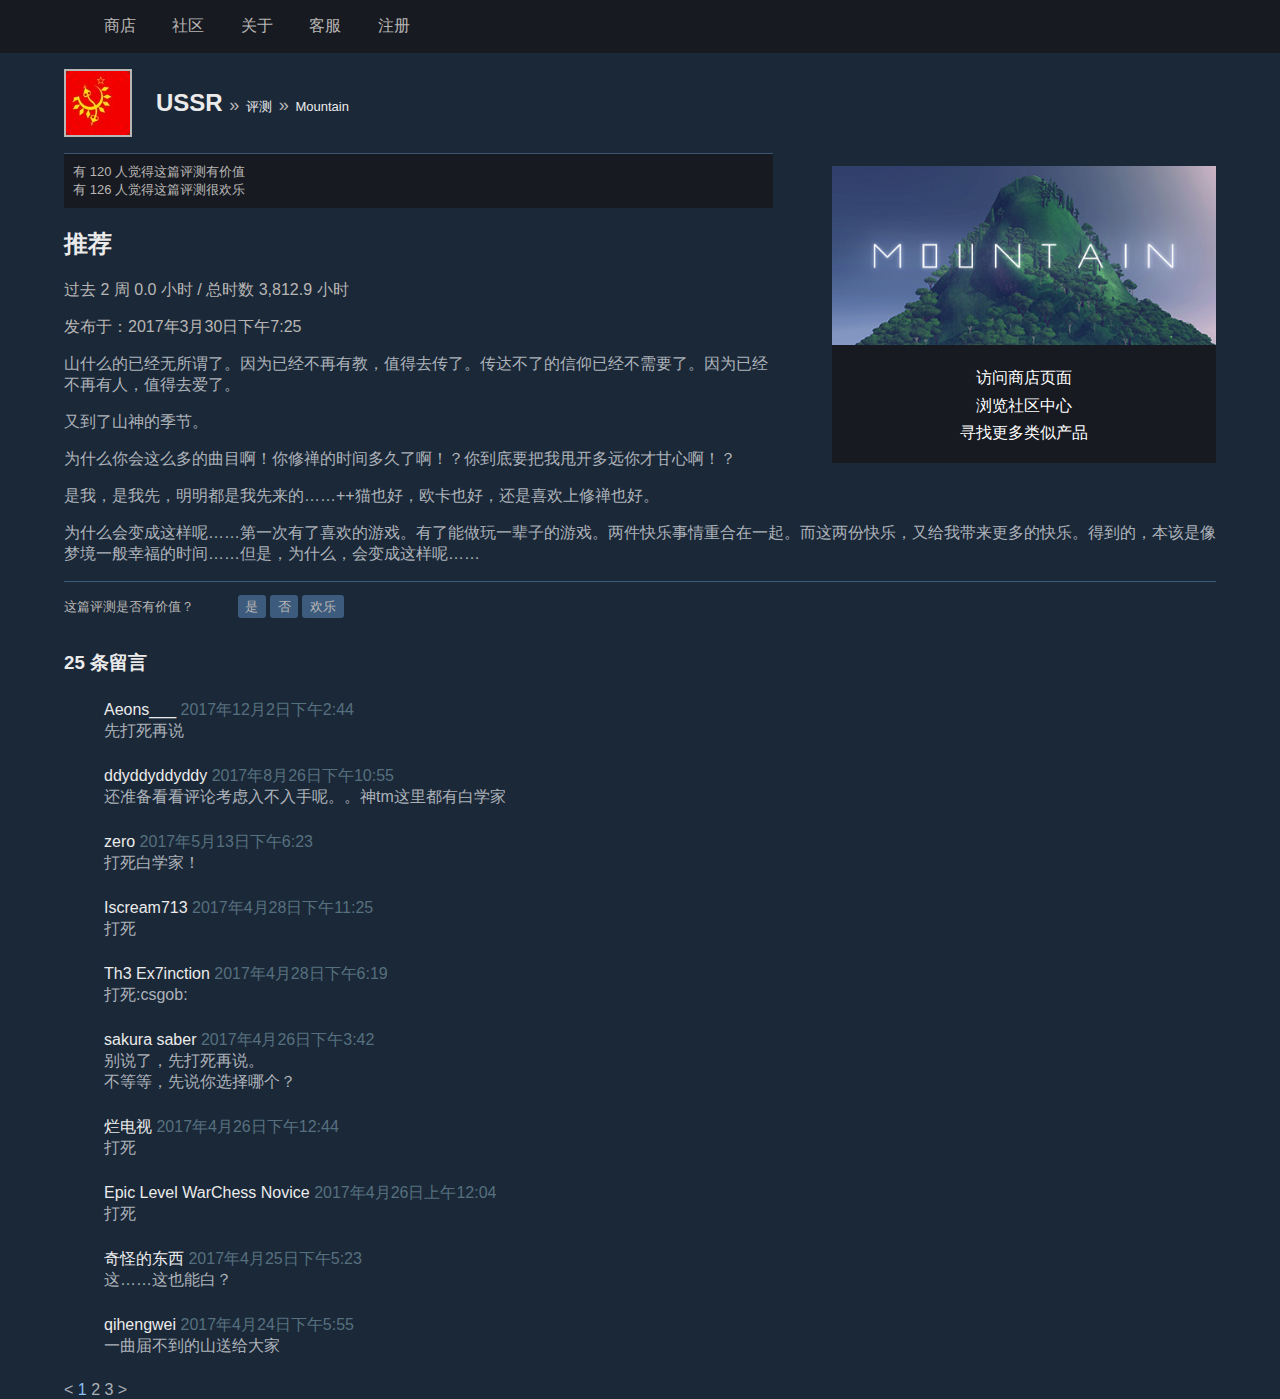
<file: index.html>
<!DOCTYPE html>
<html>
<head>
    <title>No.3017 ∈ USSR » 评测 » Mountain</title>
    <meta charset="utf-8">
    <link rel="stylesheet" type="text/css" href="css/reset.css"/>
    <link rel="stylesheet" type="text/css" href="css/index.css"/>
</head>
<body>
<header>
    <nav>
        <ul>
            <li>商店</li>
            <li>社区</li>
            <li>关于</li>
            <li>客服</li>
            <li><a href="register.html">注册</a></li>
        </ul>
    </nav>
</header>
<div class="title"><img src="images/user_icon.jpg">
    <div> USSR
        <span class="symbol">»</span>
        <span class="subtitle">评测</span>
        <span class="symbol">»</span>
        <span class="subtitle">Mountain</span>
    </div>
</div>
<aside>
    <img src="images/header.jpg">
    <ul>
        <li><a href="https://store.steampowered.com/app/313340?snr=2_100300_300__100301">访问商店页面</a></li>
        <li><a href="https://steamcommunity.com/app/313340">浏览社区中心</a></li>
        <li>
            <a href="https://store.steampowered.com/recommended/morelike/app/313340?snr=2_100300_300__100301">寻找更多类似产品</a>
        </li>
    </ul>
</aside>
<section>
    <blockquote>
        有 120 人觉得这篇评测有价值
        <br>
        有 126 人觉得这篇评测很欢乐
    </blockquote>
    <h2>推荐</h2>
    <p>
        <small>过去 2 周 0.0 小时 / 总时数 3,812.9 小时</small>
    </p>
    <p class="submit-time">
        <small>发布于：2017年3月30日下午7:25</small>
    </p>
    <p>
        山什么的已经无所谓了。因为已经不再有教，值得去传了。传达不了的信仰已经不需要了。因为已经不再有人，值得去爱了。
    </p>
    <p>
        又到了山神的季节。
    </p>
    <p>
        为什么你会这么多的曲目啊！你修禅的时间多久了啊！？你到底要把我甩开多远你才甘心啊！？
    </p>
    <p>
        是我，是我先，明明都是我先来的……++猫也好，欧卡也好，还是喜欢上修禅也好。
    </p>
    <p>
        为什么会变成这样呢……第一次有了喜欢的游戏。有了能做玩一辈子的游戏。两件快乐事情重合在一起。而这两份快乐，又给我带来更多的快乐。得到的，本该是像梦境一般幸福的时间……但是，为什么，会变成这样呢……
    </p>
</section>
<hr/>
<section>
    <div class="value">这篇评测是否有价值？
    <ul>
        <li>是</li>
        <li>否</li>
        <li>欢乐</li>
    </ul>
    </div>
    <h3>25 条留言</h3>
    <ul class="comment">
        <li>
            <h4>Aeons___
                <small>2017年12月2日下午2:44</small>
            </h4>
            先打死再说
        </li>
        <li>
            <h4>ddyddyddyddy
                <small>2017年8月26日下午10:55</small>
            </h4>
            还准备看看评论考虑入不入手呢。。神tm这里都有白学家
        </li>
        <li>
            <h4>zero
                <small>2017年5月13日下午6:23</small>
            </h4>
            打死白学家！
        </li>
        <li>
            <h4>Iscream713
                <small>2017年4月28日下午11:25</small>
            </h4>
            打死
        </li>
        <li>
            <h4>Th3 Ex7inction
                <small>2017年4月28日下午6:19</small>
            </h4>
            打死:csgob:
        </li>
        <li>
            <h4>sakura saber
                <small>2017年4月26日下午3:42</small>
            </h4>
            别说了，先打死再说。
            <br>
            不等等，先说你选择哪个？
        </li>
        <li>
            <h4>烂电视
                <small>2017年4月26日下午12:44</small>
            </h4>
            打死
        </li>
        <li>
            <h4>Epic Level WarChess Novice
                <small>2017年4月26日上午12:04</small>
            </h4>
            打死
        </li>
        <li>
            <h4>奇怪的东西
                <small>2017年4月25日下午5:23</small>
            </h4>
            这……这也能白？
        </li>
        <li>
            <h4>qihengwei
                <small>2017年4月24日下午5:55</small>
            </h4>
            一曲届不到的山送给大家
        </li>
    </ul>
    < <span class="active">1</span> 2 3 >
</section>
</body>
</html>
</file>
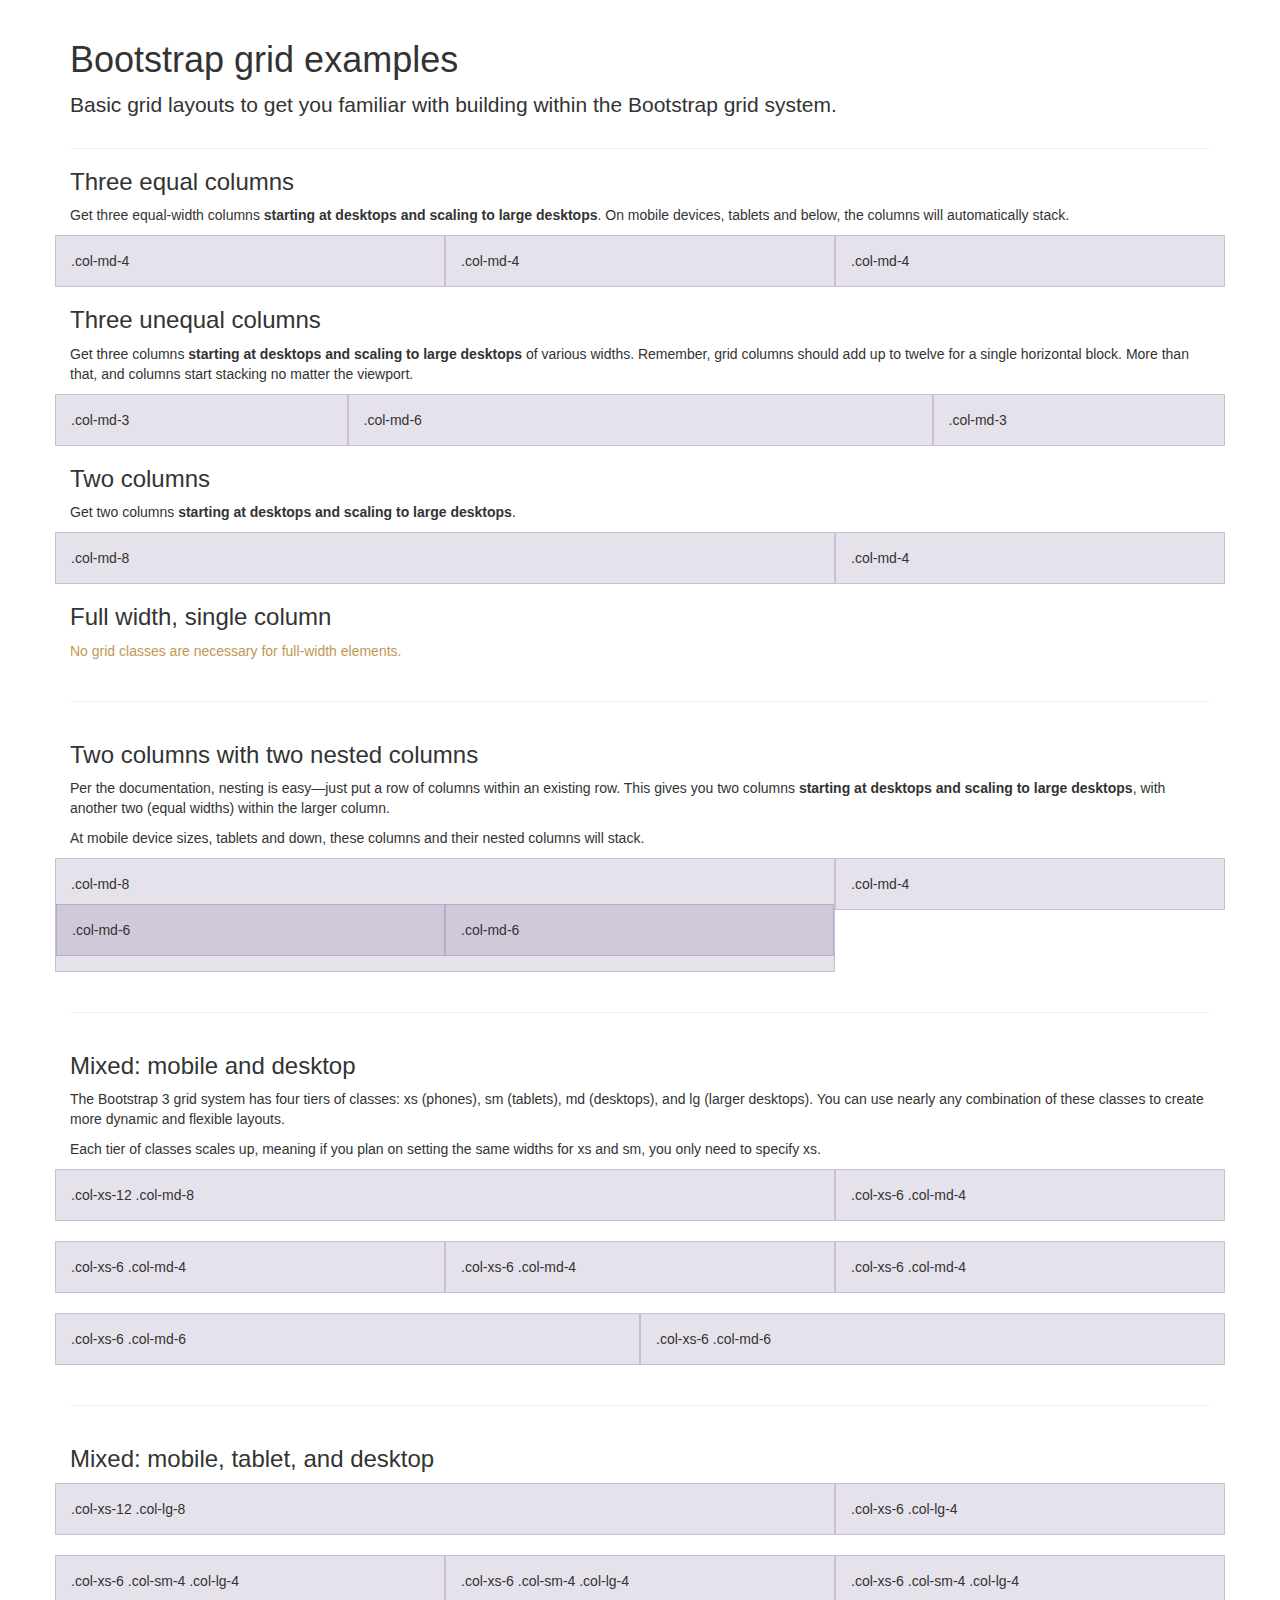
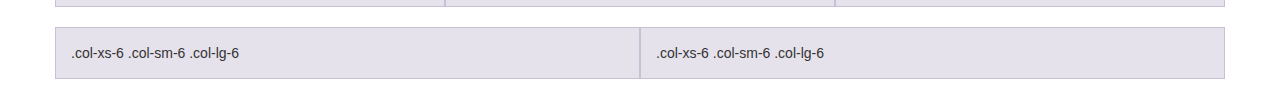
<file: lab4/bootstrap-3.0.0/examples/grid/index.html>
<!DOCTYPE html>
<html lang="en">
  <head>
    <meta charset="utf-8">
    <meta name="viewport" content="width=device-width, initial-scale=1.0">
    <meta name="description" content="">
    <meta name="author" content="">
    <link rel="shortcut icon" href="../../assets/ico/favicon.png">

    <title>Grid Template for Bootstrap</title>

    <!-- Bootstrap core CSS -->
    <link href="../../dist/css/bootstrap.css" rel="stylesheet">

    <!-- Custom styles for this template -->
    <link href="grid.css" rel="stylesheet">

    <!-- HTML5 shim and Respond.js IE8 support of HTML5 elements and media queries -->
    <!--[if lt IE 9]>
      <script src="../../assets/js/html5shiv.js"></script>
      <script src="../../assets/js/respond.min.js"></script>
    <![endif]-->
  </head>

  <body>
    <div class="container">

      <div class="page-header">
        <h1>Bootstrap grid examples</h1>
        <p class="lead">Basic grid layouts to get you familiar with building within the Bootstrap grid system.</p>
      </div>

      <h3>Three equal columns</h3>
      <p>Get three equal-width columns <strong>starting at desktops and scaling to large desktops</strong>. On mobile devices, tablets and below, the columns will automatically stack.</p>
      <div class="row">
        <div class="col-md-4">.col-md-4</div>
        <div class="col-md-4">.col-md-4</div>
        <div class="col-md-4">.col-md-4</div>
      </div>

      <h3>Three unequal columns</h3>
      <p>Get three columns <strong>starting at desktops and scaling to large desktops</strong> of various widths. Remember, grid columns should add up to twelve for a single horizontal block. More than that, and columns start stacking no matter the viewport.</p>
      <div class="row">
        <div class="col-md-3">.col-md-3</div>
        <div class="col-md-6">.col-md-6</div>
        <div class="col-md-3">.col-md-3</div>
      </div>

      <h3>Two columns</h3>
      <p>Get two columns <strong>starting at desktops and scaling to large desktops</strong>.</p>
      <div class="row">
        <div class="col-md-8">.col-md-8</div>
        <div class="col-md-4">.col-md-4</div>
      </div>

      <h3>Full width, single column</h3>
      <p class="text-warning">No grid classes are necessary for full-width elements.</p>

      <hr>

      <h3>Two columns with two nested columns</h3>
      <p>Per the documentation, nesting is easy—just put a row of columns within an existing row. This gives you two columns <strong>starting at desktops and scaling to large desktops</strong>, with another two (equal widths) within the larger column.</p>
      <p>At mobile device sizes, tablets and down, these columns and their nested columns will stack.</p>
      <div class="row">
        <div class="col-md-8">
          .col-md-8
          <div class="row">
            <div class="col-md-6">.col-md-6</div>
            <div class="col-md-6">.col-md-6</div>
          </div>
        </div>
        <div class="col-md-4">.col-md-4</div>
      </div>

      <hr>

      <h3>Mixed: mobile and desktop</h3>
      <p>The Bootstrap 3 grid system has four tiers of classes: xs (phones), sm (tablets), md (desktops), and lg (larger desktops). You can use nearly any combination of these classes to create more dynamic and flexible layouts.</p>
      <p>Each tier of classes scales up, meaning if you plan on setting the same widths for xs and sm, you only need to specify xs.</p>
      <div class="row">
        <div class="col-xs-12 col-md-8">.col-xs-12 .col-md-8</div>
        <div class="col-xs-6 col-md-4">.col-xs-6 .col-md-4</div>
      </div>
      <div class="row">
        <div class="col-xs-6 col-md-4">.col-xs-6 .col-md-4</div>
        <div class="col-xs-6 col-md-4">.col-xs-6 .col-md-4</div>
        <div class="col-xs-6 col-md-4">.col-xs-6 .col-md-4</div>
      </div>
      <div class="row">
        <div class="col-xs-6 col-md-6">.col-xs-6 .col-md-6</div>
        <div class="col-xs-6 col-md-6">.col-xs-6 .col-md-6</div>
      </div>

      <hr>

      <h3>Mixed: mobile, tablet, and desktop</h3>
      <p></p>
      <div class="row">
        <div class="col-xs-12 col-sm-8 col-lg-8">.col-xs-12 .col-lg-8</div>
        <div class="col-xs-6 col-sm-4 col-lg-4">.col-xs-6 .col-lg-4</div>
      </div>
      <div class="row">
        <div class="col-xs-6 col-sm-4 col-lg-4">.col-xs-6 .col-sm-4 .col-lg-4</div>
        <div class="col-xs-6 col-sm-4 col-lg-4">.col-xs-6 .col-sm-4 .col-lg-4</div>
        <div class="col-xs-6 col-sm-4 col-lg-4">.col-xs-6 .col-sm-4 .col-lg-4</div>
      </div>
      <div class="row">
        <div class="col-xs-6 col-sm-6 col-lg-6">.col-xs-6 .col-sm-6 .col-lg-6</div>
        <div class="col-xs-6 col-sm-6 col-lg-6">.col-xs-6 .col-sm-6 .col-lg-6</div>
      </div>

    </div> <!-- /container -->


    <!-- Bootstrap core JavaScript
    ================================================== -->
    <!-- Placed at the end of the document so the pages load faster -->
  </body>
</html>
</file>
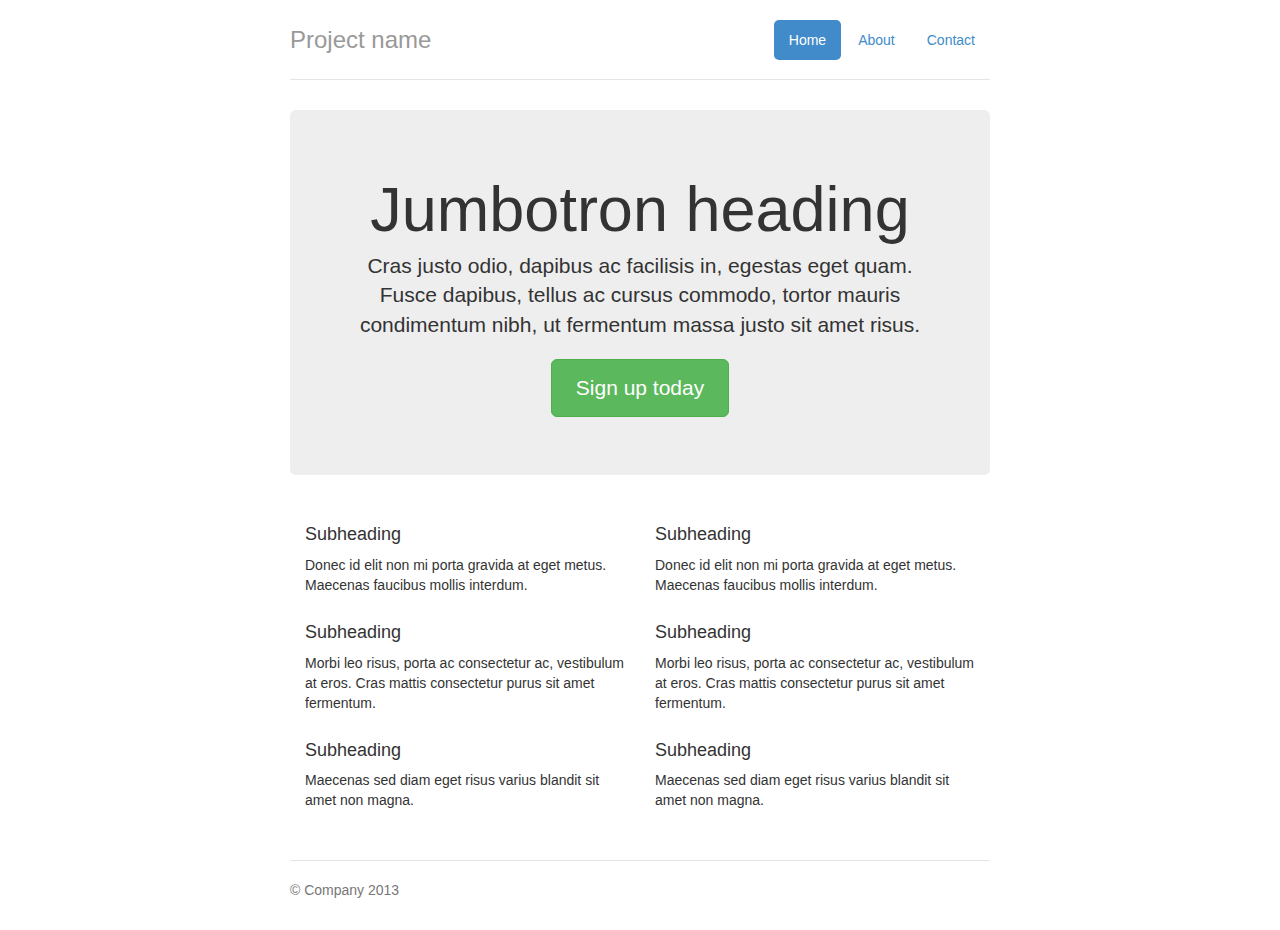
<file: lab4/bootstrap-3.0.0/examples/jumbotron-narrow/index.html>
<!DOCTYPE html>
<html lang="en">
  <head>
    <meta charset="utf-8">
    <meta name="viewport" content="width=device-width, initial-scale=1.0">
    <meta name="description" content="">
    <meta name="author" content="">
    <link rel="shortcut icon" href="../../assets/ico/favicon.png">

    <title>Narrow Jumbotron Template for Bootstrap</title>

    <!-- Bootstrap core CSS -->
    <link href="../../dist/css/bootstrap.css" rel="stylesheet">

    <!-- Custom styles for this template -->
    <link href="jumbotron-narrow.css" rel="stylesheet">

    <!-- HTML5 shim and Respond.js IE8 support of HTML5 elements and media queries -->
    <!--[if lt IE 9]>
      <script src="../../assets/js/html5shiv.js"></script>
      <script src="../../assets/js/respond.min.js"></script>
    <![endif]-->
  </head>

  <body>

    <div class="container">
      <div class="header">
        <ul class="nav nav-pills pull-right">
          <li class="active"><a href="#">Home</a></li>
          <li><a href="#">About</a></li>
          <li><a href="#">Contact</a></li>
        </ul>
        <h3 class="text-muted">Project name</h3>
      </div>

      <div class="jumbotron">
        <h1>Jumbotron heading</h1>
        <p class="lead">Cras justo odio, dapibus ac facilisis in, egestas eget quam. Fusce dapibus, tellus ac cursus commodo, tortor mauris condimentum nibh, ut fermentum massa justo sit amet risus.</p>
        <p><a class="btn btn-lg btn-success" href="#">Sign up today</a></p>
      </div>

      <div class="row marketing">
        <div class="col-lg-6">
          <h4>Subheading</h4>
          <p>Donec id elit non mi porta gravida at eget metus. Maecenas faucibus mollis interdum.</p>

          <h4>Subheading</h4>
          <p>Morbi leo risus, porta ac consectetur ac, vestibulum at eros. Cras mattis consectetur purus sit amet fermentum.</p>

          <h4>Subheading</h4>
          <p>Maecenas sed diam eget risus varius blandit sit amet non magna.</p>
        </div>

        <div class="col-lg-6">
          <h4>Subheading</h4>
          <p>Donec id elit non mi porta gravida at eget metus. Maecenas faucibus mollis interdum.</p>

          <h4>Subheading</h4>
          <p>Morbi leo risus, porta ac consectetur ac, vestibulum at eros. Cras mattis consectetur purus sit amet fermentum.</p>

          <h4>Subheading</h4>
          <p>Maecenas sed diam eget risus varius blandit sit amet non magna.</p>
        </div>
      </div>

      <div class="footer">
        <p>&copy; Company 2013</p>
      </div>

    </div> <!-- /container -->


    <!-- Bootstrap core JavaScript
    ================================================== -->
    <!-- Placed at the end of the document so the pages load faster -->
  </body>
</html>
</file>
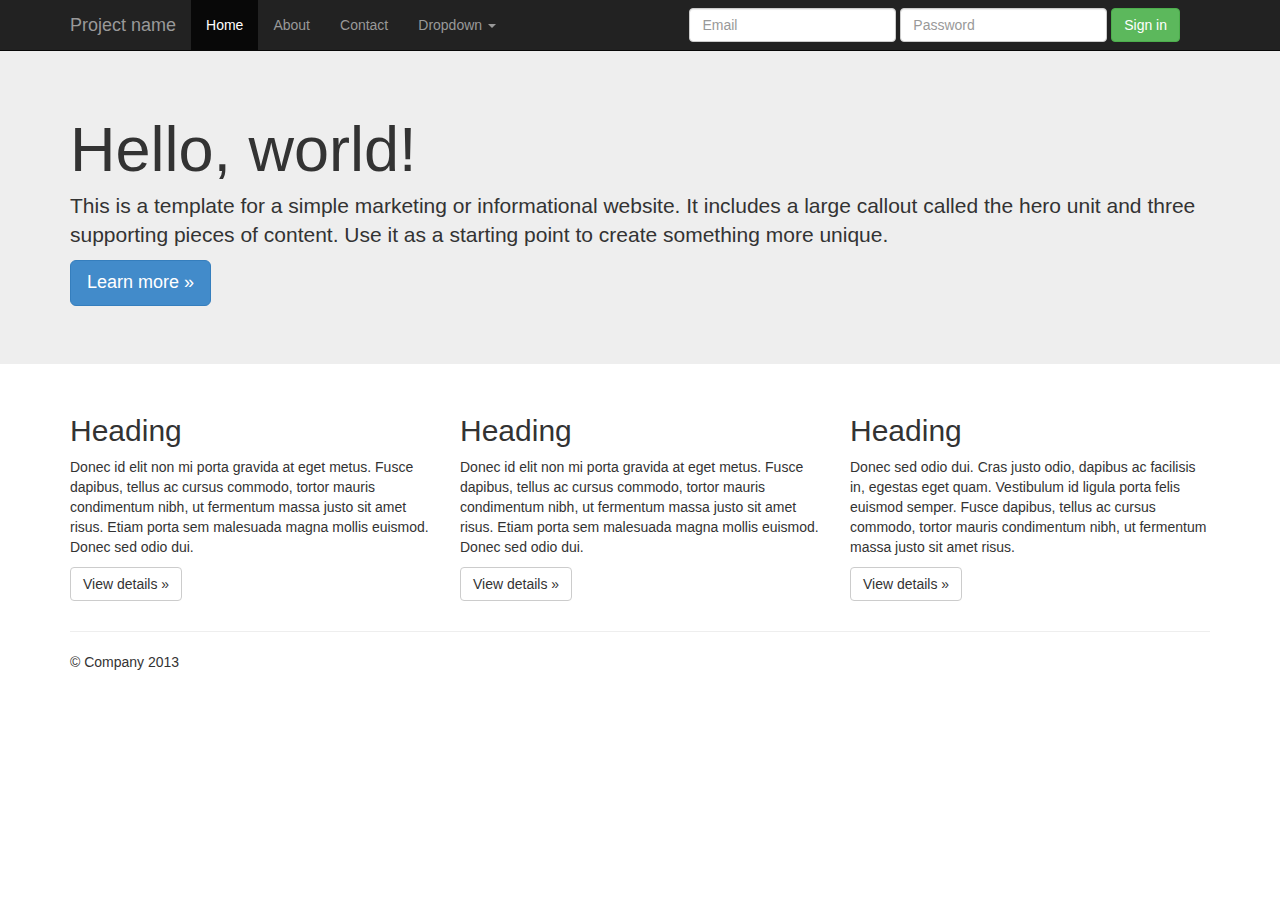
<file: lab4/bootstrap-3.0.0/examples/jumbotron/index.html>
<!DOCTYPE html>
<html lang="en">
  <head>
    <meta charset="utf-8">
    <meta name="viewport" content="width=device-width, initial-scale=1.0">
    <meta name="description" content="">
    <meta name="author" content="">
    <link rel="shortcut icon" href="../../assets/ico/favicon.png">

    <title>Jumbotron Template for Bootstrap</title>

    <!-- Bootstrap core CSS -->
    <link href="../../dist/css/bootstrap.css" rel="stylesheet">

    <!-- Custom styles for this template -->
    <link href="jumbotron.css" rel="stylesheet">

    <!-- HTML5 shim and Respond.js IE8 support of HTML5 elements and media queries -->
    <!--[if lt IE 9]>
      <script src="../../assets/js/html5shiv.js"></script>
      <script src="../../assets/js/respond.min.js"></script>
    <![endif]-->
  </head>

  <body>

    <div class="navbar navbar-inverse navbar-fixed-top">
      <div class="container">
        <div class="navbar-header">
          <button type="button" class="navbar-toggle" data-toggle="collapse" data-target=".navbar-collapse">
            <span class="icon-bar"></span>
            <span class="icon-bar"></span>
            <span class="icon-bar"></span>
          </button>
          <a class="navbar-brand" href="#">Project name</a>
        </div>
        <div class="navbar-collapse collapse">
          <ul class="nav navbar-nav">
            <li class="active"><a href="#">Home</a></li>
            <li><a href="#about">About</a></li>
            <li><a href="#contact">Contact</a></li>
            <li class="dropdown">
              <a href="#" class="dropdown-toggle" data-toggle="dropdown">Dropdown <b class="caret"></b></a>
              <ul class="dropdown-menu">
                <li><a href="#">Action</a></li>
                <li><a href="#">Another action</a></li>
                <li><a href="#">Something else here</a></li>
                <li class="divider"></li>
                <li class="dropdown-header">Nav header</li>
                <li><a href="#">Separated link</a></li>
                <li><a href="#">One more separated link</a></li>
              </ul>
            </li>
          </ul>
          <form class="navbar-form navbar-right">
            <div class="form-group">
              <input type="text" placeholder="Email" class="form-control">
            </div>
            <div class="form-group">
              <input type="password" placeholder="Password" class="form-control">
            </div>
            <button type="submit" class="btn btn-success">Sign in</button>
          </form>
        </div><!--/.navbar-collapse -->
      </div>
    </div>

    <!-- Main jumbotron for a primary marketing message or call to action -->
    <div class="jumbotron">
      <div class="container">
        <h1>Hello, world!</h1>
        <p>This is a template for a simple marketing or informational website. It includes a large callout called the hero unit and three supporting pieces of content. Use it as a starting point to create something more unique.</p>
        <p><a class="btn btn-primary btn-lg">Learn more &raquo;</a></p>
      </div>
    </div>

    <div class="container">
      <!-- Example row of columns -->
      <div class="row">
        <div class="col-lg-4">
          <h2>Heading</h2>
          <p>Donec id elit non mi porta gravida at eget metus. Fusce dapibus, tellus ac cursus commodo, tortor mauris condimentum nibh, ut fermentum massa justo sit amet risus. Etiam porta sem malesuada magna mollis euismod. Donec sed odio dui. </p>
          <p><a class="btn btn-default" href="#">View details &raquo;</a></p>
        </div>
        <div class="col-lg-4">
          <h2>Heading</h2>
          <p>Donec id elit non mi porta gravida at eget metus. Fusce dapibus, tellus ac cursus commodo, tortor mauris condimentum nibh, ut fermentum massa justo sit amet risus. Etiam porta sem malesuada magna mollis euismod. Donec sed odio dui. </p>
          <p><a class="btn btn-default" href="#">View details &raquo;</a></p>
       </div>
        <div class="col-lg-4">
          <h2>Heading</h2>
          <p>Donec sed odio dui. Cras justo odio, dapibus ac facilisis in, egestas eget quam. Vestibulum id ligula porta felis euismod semper. Fusce dapibus, tellus ac cursus commodo, tortor mauris condimentum nibh, ut fermentum massa justo sit amet risus.</p>
          <p><a class="btn btn-default" href="#">View details &raquo;</a></p>
        </div>
      </div>

      <hr>

      <footer>
        <p>&copy; Company 2013</p>
      </footer>
    </div> <!-- /container -->


    <!-- Bootstrap core JavaScript
    ================================================== -->
    <!-- Placed at the end of the document so the pages load faster -->
    <script src="../../assets/js/jquery.js"></script>
    <script src="../../dist/js/bootstrap.min.js"></script>
  </body>
</html>
</file>
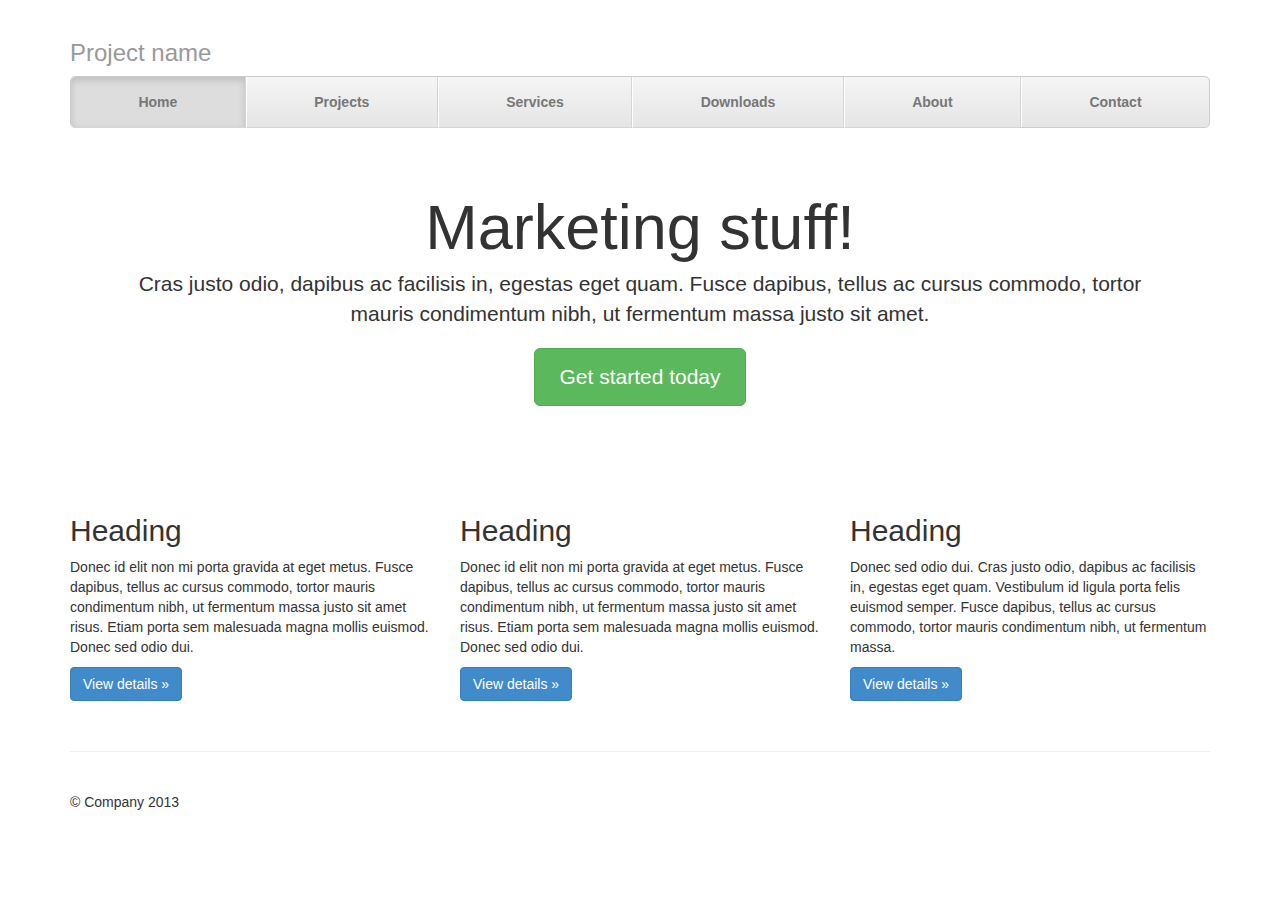
<file: lab4/bootstrap-3.0.0/examples/justified-nav/index.html>
<!DOCTYPE html>
<html lang="en">
  <head>
    <meta charset="utf-8">
    <meta name="viewport" content="width=device-width, initial-scale=1.0">
    <meta name="description" content="">
    <meta name="author" content="">
    <link rel="shortcut icon" href="../../assets/ico/favicon.png">

    <title>Justified Nav Template for Bootstrap</title>

    <!-- Bootstrap core CSS -->
    <link href="../../dist/css/bootstrap.css" rel="stylesheet">

    <!-- Custom styles for this template -->
    <link href="justified-nav.css" rel="stylesheet">

    <!-- HTML5 shim and Respond.js IE8 support of HTML5 elements and media queries -->
    <!--[if lt IE 9]>
      <script src="../../assets/js/html5shiv.js"></script>
      <script src="../../assets/js/respond.min.js"></script>
    <![endif]-->
  </head>

  <body>

    <div class="container">

      <div class="masthead">
        <h3 class="text-muted">Project name</h3>
        <ul class="nav nav-justified">
          <li class="active"><a href="#">Home</a></li>
          <li><a href="#">Projects</a></li>
          <li><a href="#">Services</a></li>
          <li><a href="#">Downloads</a></li>
          <li><a href="#">About</a></li>
          <li><a href="#">Contact</a></li>
        </ul>
      </div>

      <!-- Jumbotron -->
      <div class="jumbotron">
        <h1>Marketing stuff!</h1>
        <p class="lead">Cras justo odio, dapibus ac facilisis in, egestas eget quam. Fusce dapibus, tellus ac cursus commodo, tortor mauris condimentum nibh, ut fermentum massa justo sit amet.</p>
        <p><a class="btn btn-lg btn-success" href="#">Get started today</a></p>
      </div>

      <!-- Example row of columns -->
      <div class="row">
        <div class="col-lg-4">
          <h2>Heading</h2>
          <p>Donec id elit non mi porta gravida at eget metus. Fusce dapibus, tellus ac cursus commodo, tortor mauris condimentum nibh, ut fermentum massa justo sit amet risus. Etiam porta sem malesuada magna mollis euismod. Donec sed odio dui. </p>
          <p><a class="btn btn-primary" href="#">View details &raquo;</a></p>
        </div>
        <div class="col-lg-4">
          <h2>Heading</h2>
          <p>Donec id elit non mi porta gravida at eget metus. Fusce dapibus, tellus ac cursus commodo, tortor mauris condimentum nibh, ut fermentum massa justo sit amet risus. Etiam porta sem malesuada magna mollis euismod. Donec sed odio dui. </p>
          <p><a class="btn btn-primary" href="#">View details &raquo;</a></p>
       </div>
        <div class="col-lg-4">
          <h2>Heading</h2>
          <p>Donec sed odio dui. Cras justo odio, dapibus ac facilisis in, egestas eget quam. Vestibulum id ligula porta felis euismod semper. Fusce dapibus, tellus ac cursus commodo, tortor mauris condimentum nibh, ut fermentum massa.</p>
          <p><a class="btn btn-primary" href="#">View details &raquo;</a></p>
        </div>
      </div>

      <!-- Site footer -->
      <div class="footer">
        <p>&copy; Company 2013</p>
      </div>

    </div> <!-- /container -->


    <!-- Bootstrap core JavaScript
    ================================================== -->
    <!-- Placed at the end of the document so the pages load faster -->
  </body>
</html>
</file>
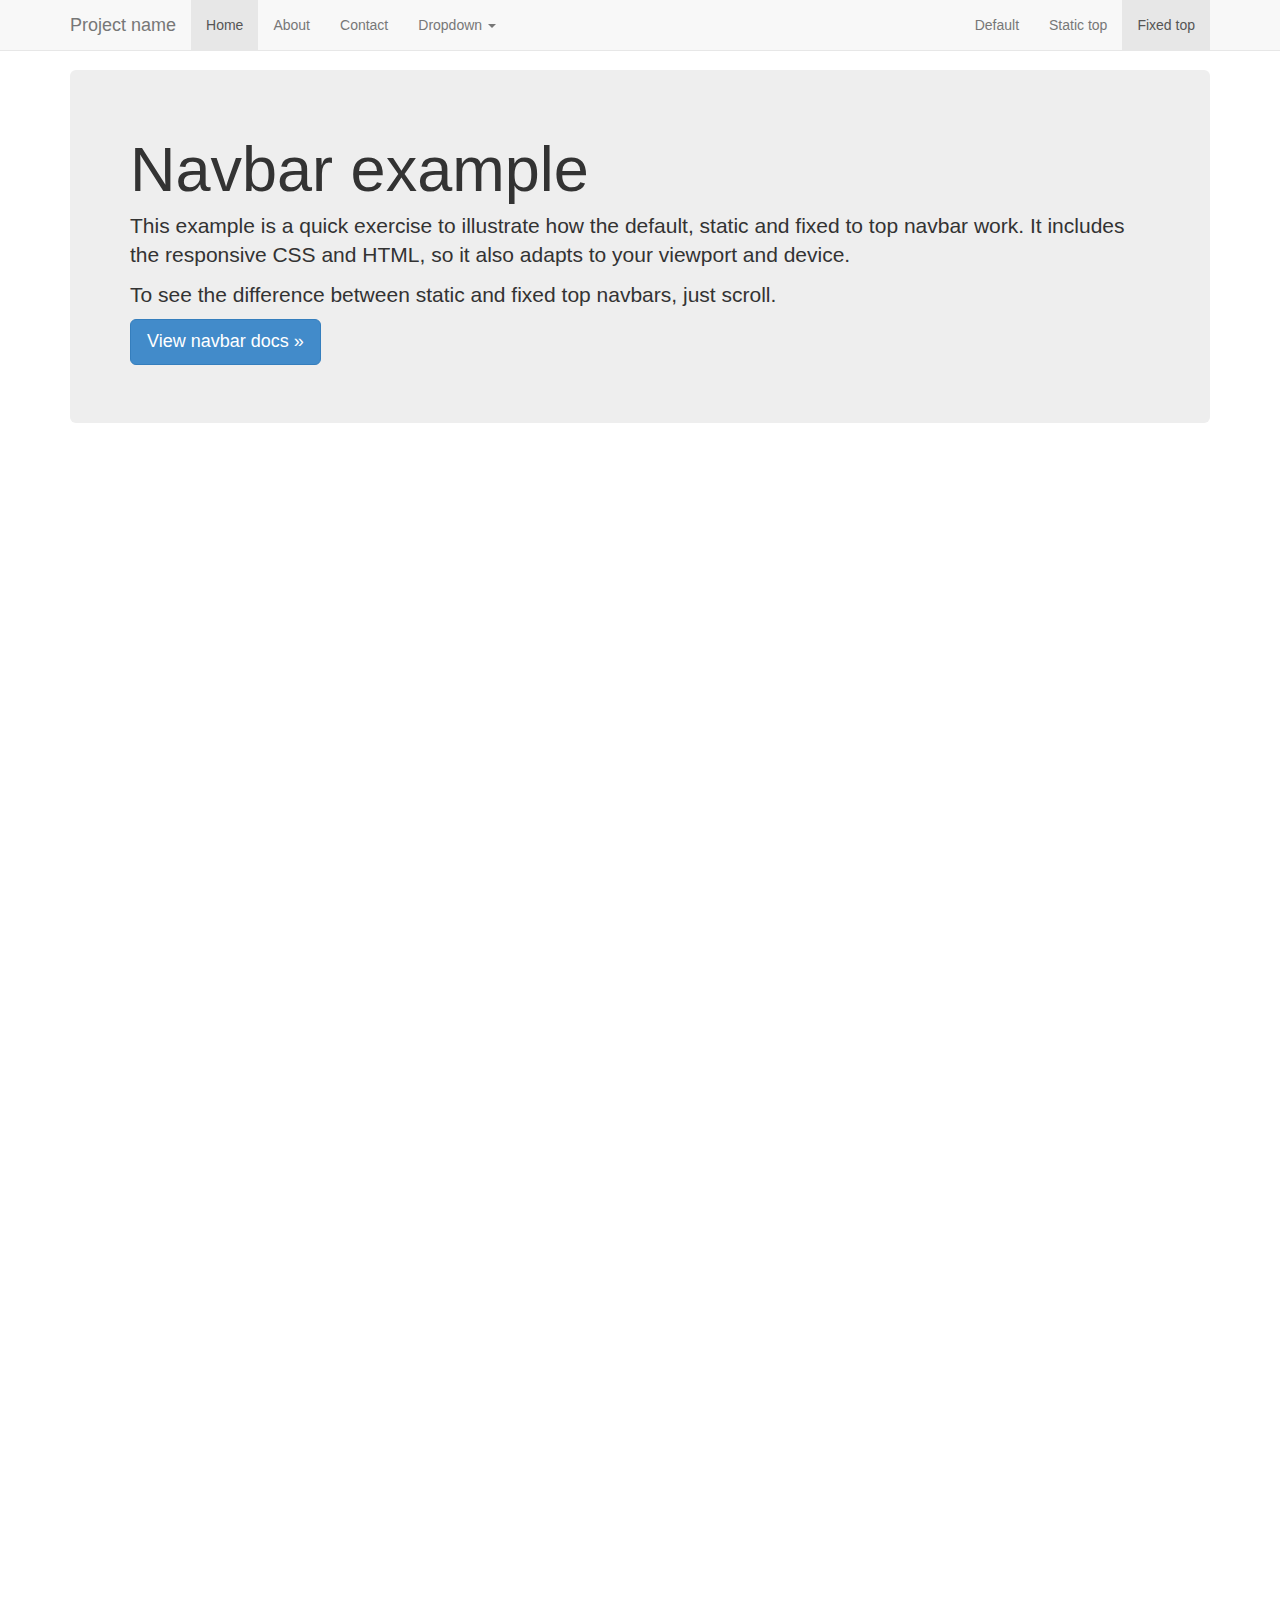
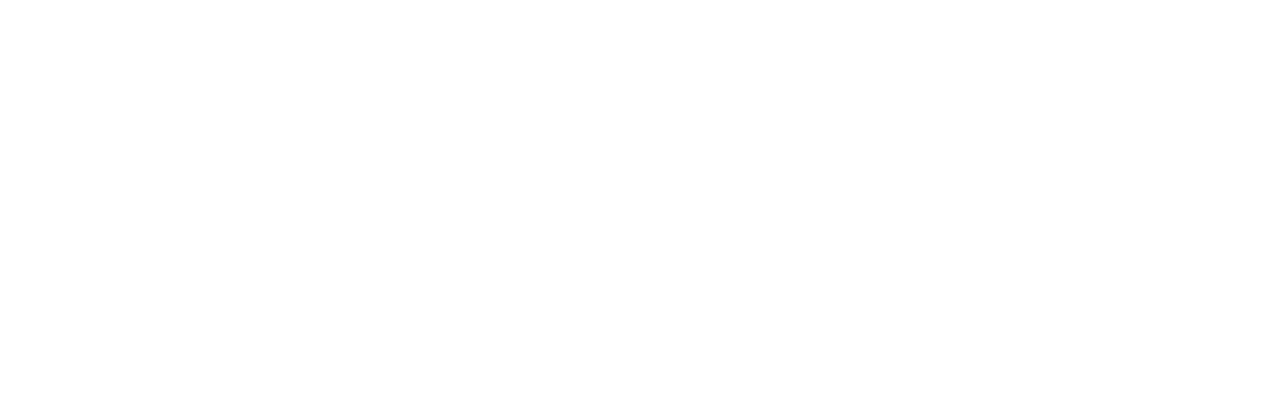
<file: lab4/bootstrap-3.0.0/examples/navbar-fixed-top/index.html>
<!DOCTYPE html>
<html lang="en">
  <head>
    <meta charset="utf-8">
    <meta name="viewport" content="width=device-width, initial-scale=1.0">
    <meta name="description" content="">
    <meta name="author" content="">
    <link rel="shortcut icon" href="../../assets/ico/favicon.png">

    <title>Fixed Top Navbar Example for Bootstrap</title>

    <!-- Bootstrap core CSS -->
    <link href="../../dist/css/bootstrap.css" rel="stylesheet">

    <!-- Custom styles for this template -->
    <link href="navbar-fixed-top.css" rel="stylesheet">

    <!-- HTML5 shim and Respond.js IE8 support of HTML5 elements and media queries -->
    <!--[if lt IE 9]>
      <script src="../../assets/js/html5shiv.js"></script>
      <script src="../../assets/js/respond.min.js"></script>
    <![endif]-->
  </head>

  <body>

    <!-- Fixed navbar -->
    <div class="navbar navbar-default navbar-fixed-top">
      <div class="container">
        <div class="navbar-header">
          <button type="button" class="navbar-toggle" data-toggle="collapse" data-target=".navbar-collapse">
            <span class="icon-bar"></span>
            <span class="icon-bar"></span>
            <span class="icon-bar"></span>
          </button>
          <a class="navbar-brand" href="#">Project name</a>
        </div>
        <div class="navbar-collapse collapse">
          <ul class="nav navbar-nav">
            <li class="active"><a href="#">Home</a></li>
            <li><a href="#about">About</a></li>
            <li><a href="#contact">Contact</a></li>
            <li class="dropdown">
              <a href="#" class="dropdown-toggle" data-toggle="dropdown">Dropdown <b class="caret"></b></a>
              <ul class="dropdown-menu">
                <li><a href="#">Action</a></li>
                <li><a href="#">Another action</a></li>
                <li><a href="#">Something else here</a></li>
                <li class="divider"></li>
                <li class="dropdown-header">Nav header</li>
                <li><a href="#">Separated link</a></li>
                <li><a href="#">One more separated link</a></li>
              </ul>
            </li>
          </ul>
          <ul class="nav navbar-nav navbar-right">
            <li><a href="../navbar/">Default</a></li>
            <li><a href="../navbar-static-top/">Static top</a></li>
            <li class="active"><a href="./">Fixed top</a></li>
          </ul>
        </div><!--/.nav-collapse -->
      </div>
    </div>

    <div class="container">

      <!-- Main component for a primary marketing message or call to action -->
      <div class="jumbotron">
        <h1>Navbar example</h1>
        <p>This example is a quick exercise to illustrate how the default, static and fixed to top navbar work. It includes the responsive CSS and HTML, so it also adapts to your viewport and device.</p>
        <p>To see the difference between static and fixed top navbars, just scroll.</p>
        <p>
          <a class="btn btn-lg btn-primary" href="../../components/#navbar">View navbar docs &raquo;</a>
        </p>
      </div>

    </div> <!-- /container -->


    <!-- Bootstrap core JavaScript
    ================================================== -->
    <!-- Placed at the end of the document so the pages load faster -->
    <script src="../../assets/js/jquery.js"></script>
    <script src="../../dist/js/bootstrap.min.js"></script>
  </body>
</html>
</file>
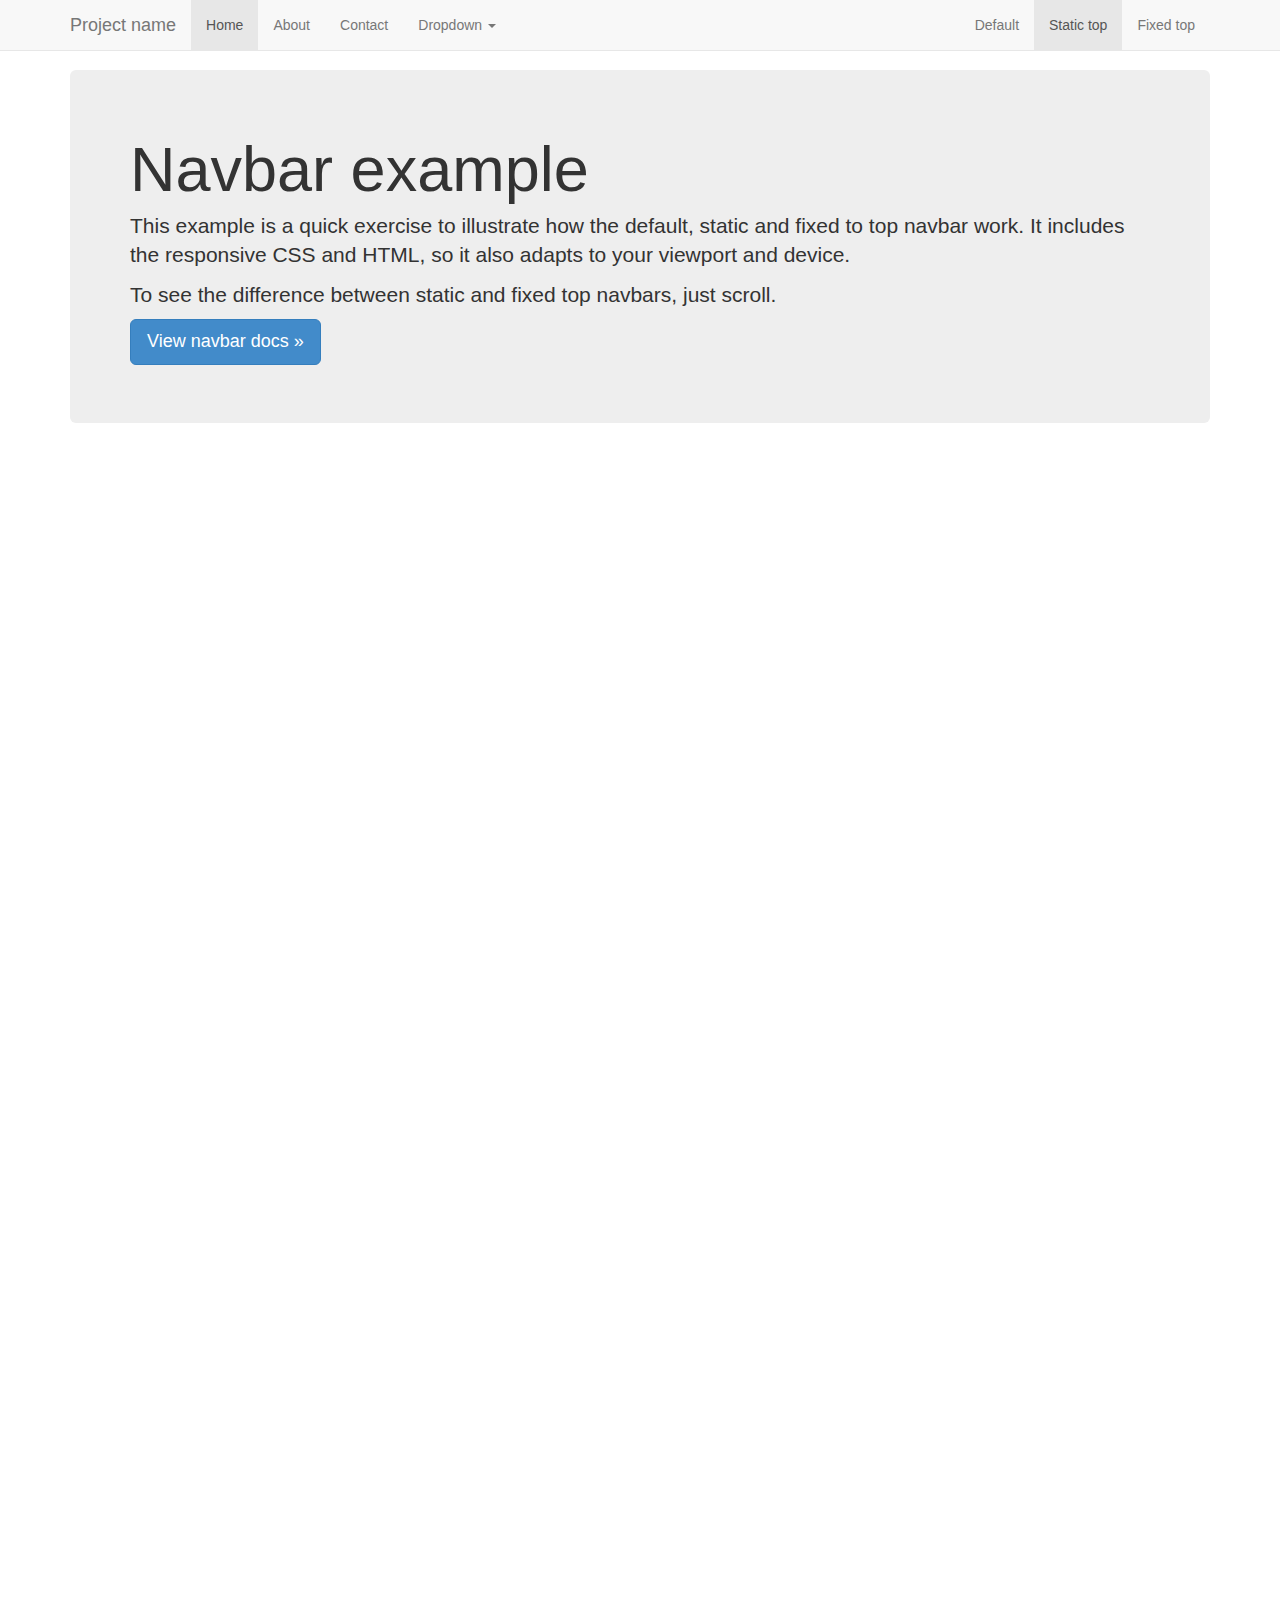
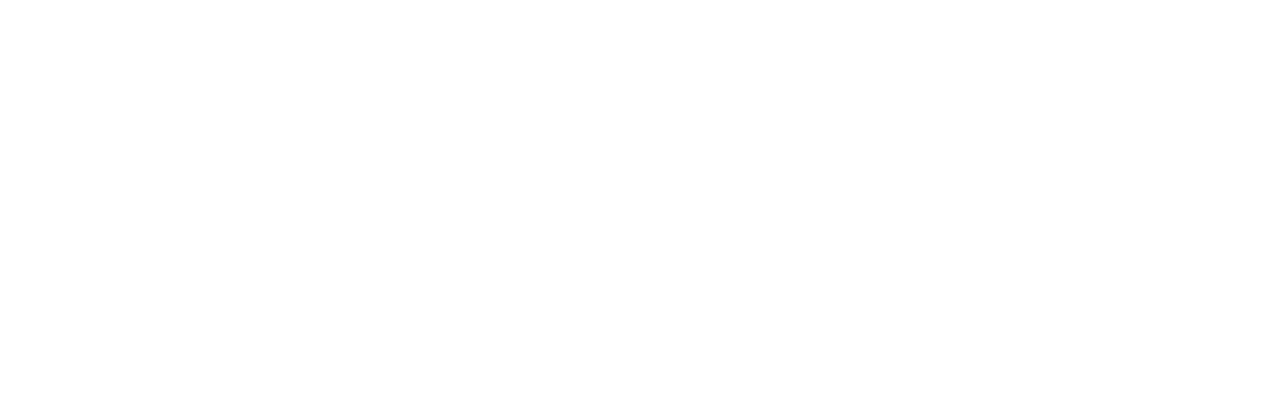
<file: lab4/bootstrap-3.0.0/examples/navbar-static-top/index.html>
<!DOCTYPE html>
<html lang="en">
  <head>
    <meta charset="utf-8">
    <meta name="viewport" content="width=device-width, initial-scale=1.0">
    <meta name="description" content="">
    <meta name="author" content="">
    <link rel="shortcut icon" href="../../assets/ico/favicon.png">

    <title>Static Top Navbar Example for Bootstrap</title>

    <!-- Bootstrap core CSS -->
    <link href="../../dist/css/bootstrap.css" rel="stylesheet">

    <!-- Custom styles for this template -->
    <link href="navbar-static-top.css" rel="stylesheet">

    <!-- HTML5 shim and Respond.js IE8 support of HTML5 elements and media queries -->
    <!--[if lt IE 9]>
      <script src="../../assets/js/html5shiv.js"></script>
      <script src="../../assets/js/respond.min.js"></script>
    <![endif]-->
  </head>

  <body>

    <!-- Static navbar -->
    <div class="navbar navbar-default navbar-static-top">
      <div class="container">
        <div class="navbar-header">
          <button type="button" class="navbar-toggle" data-toggle="collapse" data-target=".navbar-collapse">
            <span class="icon-bar"></span>
            <span class="icon-bar"></span>
            <span class="icon-bar"></span>
          </button>
          <a class="navbar-brand" href="#">Project name</a>
        </div>
        <div class="navbar-collapse collapse">
          <ul class="nav navbar-nav">
            <li class="active"><a href="#">Home</a></li>
            <li><a href="#about">About</a></li>
            <li><a href="#contact">Contact</a></li>
            <li class="dropdown">
              <a href="#" class="dropdown-toggle" data-toggle="dropdown">Dropdown <b class="caret"></b></a>
              <ul class="dropdown-menu">
                <li><a href="#">Action</a></li>
                <li><a href="#">Another action</a></li>
                <li><a href="#">Something else here</a></li>
                <li class="divider"></li>
                <li class="dropdown-header">Nav header</li>
                <li><a href="#">Separated link</a></li>
                <li><a href="#">One more separated link</a></li>
              </ul>
            </li>
          </ul>
          <ul class="nav navbar-nav navbar-right">
            <li><a href="../navbar/">Default</a></li>
            <li class="active"><a href="./">Static top</a></li>
            <li><a href="../navbar-fixed-top/">Fixed top</a></li>
          </ul>
        </div><!--/.nav-collapse -->
      </div>
    </div>


    <div class="container">

      <!-- Main component for a primary marketing message or call to action -->
      <div class="jumbotron">
        <h1>Navbar example</h1>
        <p>This example is a quick exercise to illustrate how the default, static and fixed to top navbar work. It includes the responsive CSS and HTML, so it also adapts to your viewport and device.</p>
        <p>To see the difference between static and fixed top navbars, just scroll.</p>
        <p>
          <a class="btn btn-lg btn-primary" href="../../components/#navbar">View navbar docs &raquo;</a>
        </p>
      </div>

    </div> <!-- /container -->


    <!-- Bootstrap core JavaScript
    ================================================== -->
    <!-- Placed at the end of the document so the pages load faster -->
    <script src="../../assets/js/jquery.js"></script>
    <script src="../../dist/js/bootstrap.min.js"></script>
  </body>
</html>
</file>
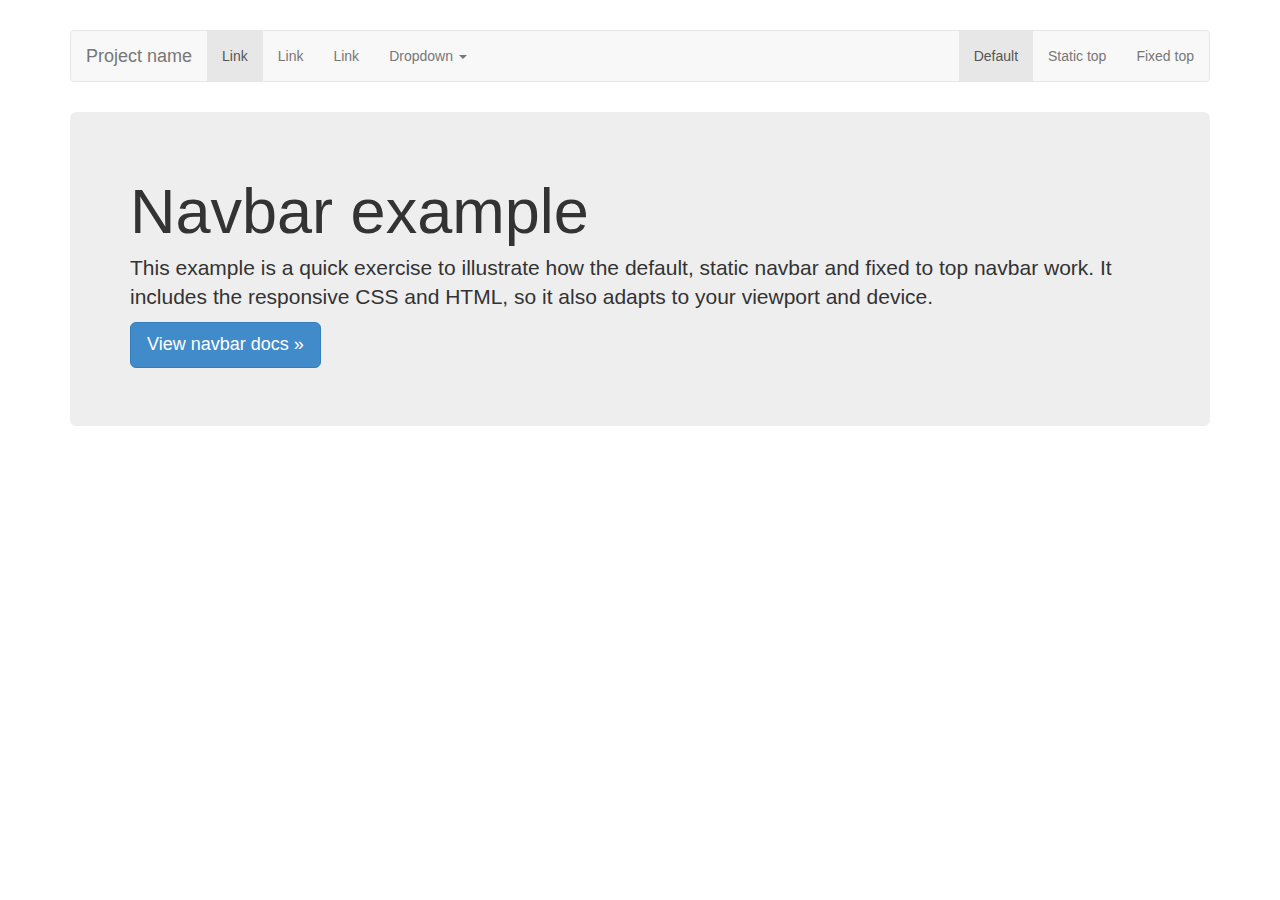
<file: lab4/bootstrap-3.0.0/examples/navbar/index.html>
<!DOCTYPE html>
<html lang="en">
  <head>
    <meta charset="utf-8">
    <meta name="viewport" content="width=device-width, initial-scale=1.0">
    <meta name="description" content="">
    <meta name="author" content="">
    <link rel="shortcut icon" href="../../assets/ico/favicon.png">

    <title>Navbar Template for Bootstrap</title>

    <!-- Bootstrap core CSS -->
    <link href="../../dist/css/bootstrap.css" rel="stylesheet">

    <!-- Custom styles for this template -->
    <link href="navbar.css" rel="stylesheet">

    <!-- HTML5 shim and Respond.js IE8 support of HTML5 elements and media queries -->
    <!--[if lt IE 9]>
      <script src="../../assets/js/html5shiv.js"></script>
      <script src="../../assets/js/respond.min.js"></script>
    <![endif]-->
  </head>

  <body>

    <div class="container">

      <!-- Static navbar -->
      <div class="navbar navbar-default">
        <div class="navbar-header">
          <button type="button" class="navbar-toggle" data-toggle="collapse" data-target=".navbar-collapse">
            <span class="icon-bar"></span>
            <span class="icon-bar"></span>
            <span class="icon-bar"></span>
          </button>
          <a class="navbar-brand" href="#">Project name</a>
        </div>
        <div class="navbar-collapse collapse">
          <ul class="nav navbar-nav">
            <li class="active"><a href="#">Link</a></li>
            <li><a href="#">Link</a></li>
            <li><a href="#">Link</a></li>
            <li class="dropdown">
              <a href="#" class="dropdown-toggle" data-toggle="dropdown">Dropdown <b class="caret"></b></a>
              <ul class="dropdown-menu">
                <li><a href="#">Action</a></li>
                <li><a href="#">Another action</a></li>
                <li><a href="#">Something else here</a></li>
                <li class="divider"></li>
                <li class="dropdown-header">Nav header</li>
                <li><a href="#">Separated link</a></li>
                <li><a href="#">One more separated link</a></li>
              </ul>
            </li>
          </ul>
          <ul class="nav navbar-nav navbar-right">
            <li class="active"><a href="./">Default</a></li>
            <li><a href="../navbar-static-top/">Static top</a></li>
            <li><a href="../navbar-fixed-top/">Fixed top</a></li>
          </ul>
        </div><!--/.nav-collapse -->
      </div>

      <!-- Main component for a primary marketing message or call to action -->
      <div class="jumbotron">
        <h1>Navbar example</h1>
        <p>This example is a quick exercise to illustrate how the default, static navbar and fixed to top navbar work. It includes the responsive CSS and HTML, so it also adapts to your viewport and device.</p>
        <p>
          <a class="btn btn-lg btn-primary" href="../../components/#navbar">View navbar docs &raquo;</a>
        </p>
      </div>

    </div> <!-- /container -->


    <!-- Bootstrap core JavaScript
    ================================================== -->
    <!-- Placed at the end of the document so the pages load faster -->
    <script src="../../assets/js/jquery.js"></script>
    <script src="../../dist/js/bootstrap.min.js"></script>
  </body>
</html>
</file>
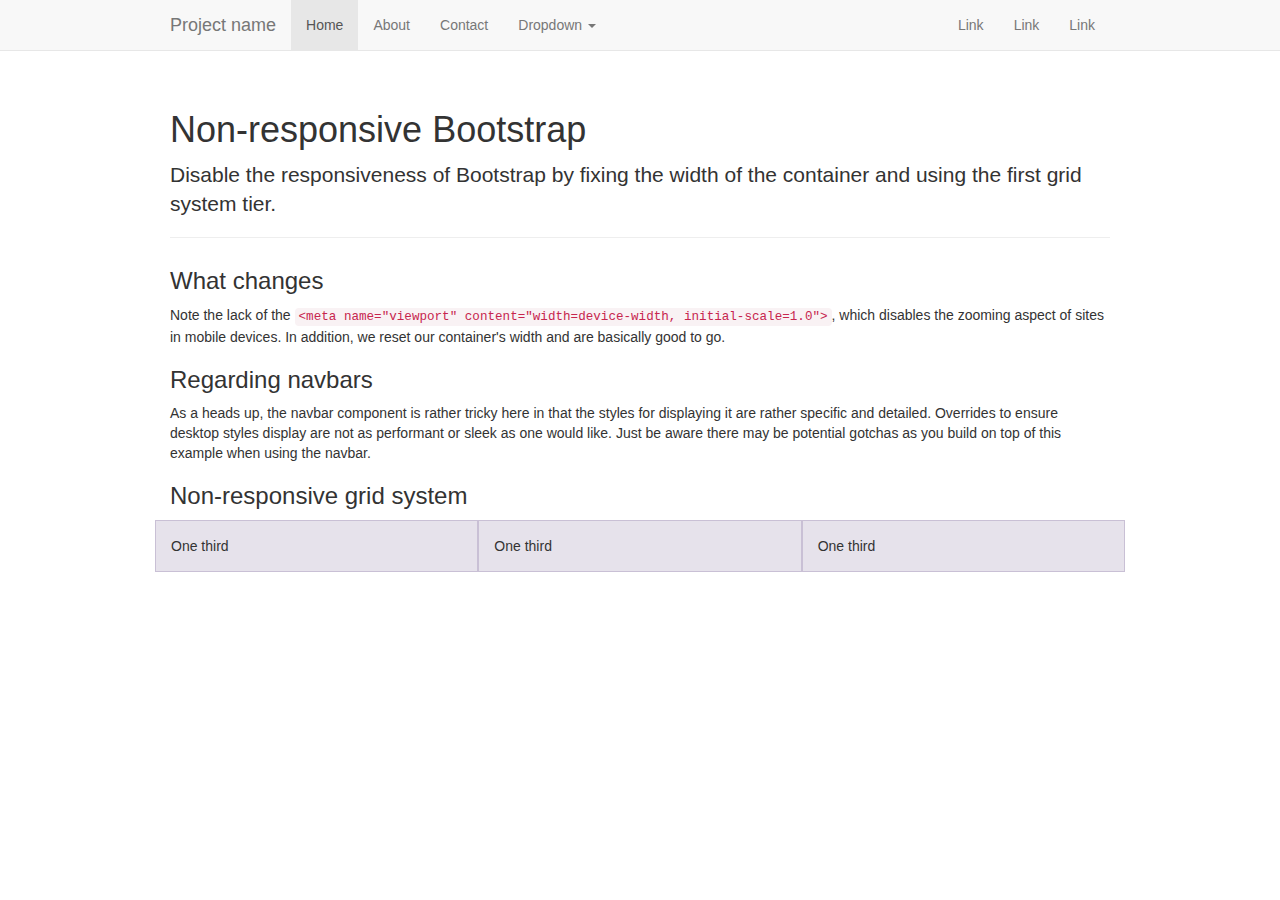
<file: lab4/bootstrap-3.0.0/examples/non-responsive/index.html>
<!DOCTYPE html>
<html lang="en">
  <head>
    <meta charset="utf-8">
    <meta name="description" content="">
    <meta name="author" content="">

    <!-- Note there is no responsive meta tag here -->

    <link rel="shortcut icon" href="../../assets/ico/favicon.png">

    <title>Non-responsive Template for Bootstrap</title>

    <!-- Bootstrap core CSS -->
    <link href="../../dist/css/bootstrap.css" rel="stylesheet">

    <!-- Custom styles for this template -->
    <link href="non-responsive.css" rel="stylesheet">

    <!-- HTML5 shim and Respond.js IE8 support of HTML5 elements and media queries -->
    <!--[if lt IE 9]>
      <script src="../../assets/js/html5shiv.js"></script>
      <script src="../../assets/js/respond.min.js"></script>
    <![endif]-->
  </head>

  <body>

    <!-- Fixed navbar -->
    <div class="navbar navbar-default navbar-fixed-top">
      <div class="container">
        <div class="navbar-header">
          <button type="button" class="navbar-toggle" data-toggle="collapse" data-target=".navbar-collapse">
            <span class="icon-bar"></span>
            <span class="icon-bar"></span>
            <span class="icon-bar"></span>
          </button>
          <a class="navbar-brand" href="#">Project name</a>
        </div>
        <div class="navbar-collapse collapse">
          <ul class="nav navbar-nav">
            <li class="active"><a href="#">Home</a></li>
            <li><a href="#about">About</a></li>
            <li><a href="#contact">Contact</a></li>
            <li class="dropdown">
              <a href="#" class="dropdown-toggle" data-toggle="dropdown">Dropdown <b class="caret"></b></a>
              <ul class="dropdown-menu">
                <li><a href="#">Action</a></li>
                <li><a href="#">Another action</a></li>
                <li><a href="#">Something else here</a></li>
                <li class="divider"></li>
                <li class="dropdown-header">Nav header</li>
                <li><a href="#">Separated link</a></li>
                <li><a href="#">One more separated link</a></li>
              </ul>
            </li>
          </ul>
          <ul class="nav navbar-nav navbar-right">
            <li><a href="#">Link</a></li>
            <li><a href="#">Link</a></li>
            <li><a href="#">Link</a></li>
          </ul>
        </div><!--/.nav-collapse -->
      </div>
    </div>

    <div class="container">

      <div class="page-header">
        <h1>Non-responsive Bootstrap</h1>
        <p class="lead">Disable the responsiveness of Bootstrap by fixing the width of the container and using the first grid system tier.</p>
      </div>

      <h3>What changes</h3>
      <p>Note the lack of the <code>&lt;meta name="viewport" content="width=device-width, initial-scale=1.0"&gt;</code>, which disables the zooming aspect of sites in mobile devices. In addition, we reset our container's width and are basically good to go.</p>

      <h3>Regarding navbars</h3>
      <p>As a heads up, the navbar component is rather tricky here in that the styles for displaying it are rather specific and detailed. Overrides to ensure desktop styles display are not as performant or sleek as one would like. Just be aware there may be potential gotchas as you build on top of this example when using the navbar.</p>

      <h3>Non-responsive grid system</h3>
      <div class="row">
        <div class="col-xs-4">One third</div>
        <div class="col-xs-4">One third</div>
        <div class="col-xs-4">One third</div>
      </div>

    </div> <!-- /container -->


    <!-- Bootstrap core JavaScript
    ================================================== -->
    <!-- Placed at the end of the document so the pages load faster -->
    <script src="../../assets/js/jquery.js"></script>
    <script src="../../dist/js/bootstrap.min.js"></script>
  </body>
</html>
</file>
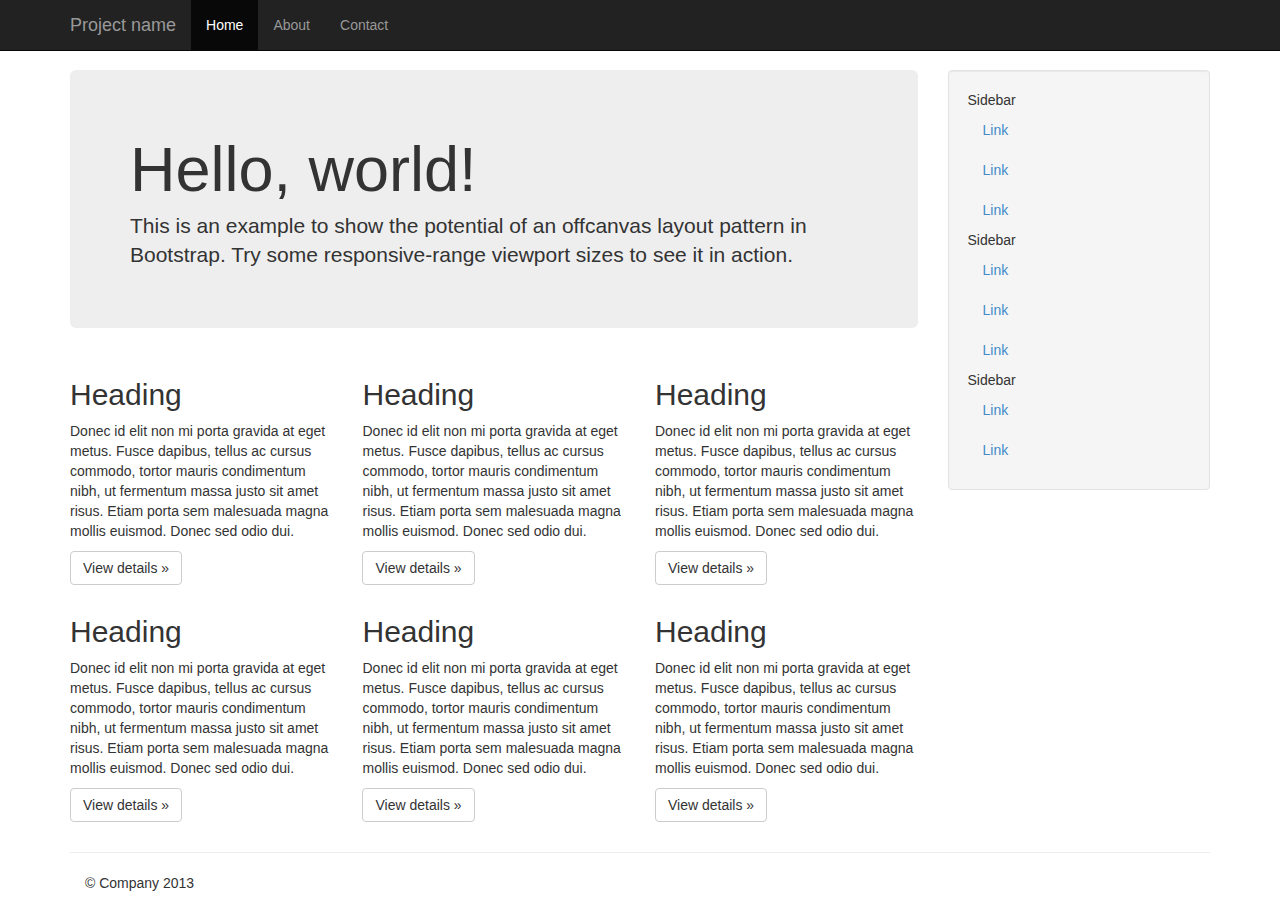
<file: lab4/bootstrap-3.0.0/examples/offcanvas/index.html>
<!DOCTYPE html>
<html lang="en">
  <head>
    <meta charset="utf-8">
    <meta name="viewport" content="width=device-width, initial-scale=1.0">
    <meta name="description" content="">
    <meta name="author" content="">
    <link rel="shortcut icon" href="../../assets/ico/favicon.png">

    <title>Off Canvas Template for Bootstrap</title>

    <!-- Bootstrap core CSS -->
    <link href="../../dist/css/bootstrap.min.css" rel="stylesheet">

    <!-- Custom styles for this template -->
    <link href="offcanvas.css" rel="stylesheet">

    <!-- HTML5 shim and Respond.js IE8 support of HTML5 elements and media queries -->
    <!--[if lt IE 9]>
      <script src="../../assets/js/html5shiv.js"></script>
      <script src="../../assets/js/respond.min.js"></script>
    <![endif]-->
  </head>

  <body>
    <div class="navbar navbar-fixed-top navbar-inverse" role="navigation">
      <div class="container">
        <div class="navbar-header">
          <button type="button" class="navbar-toggle" data-toggle="collapse" data-target=".navbar-collapse">
            <span class="icon-bar"></span>
            <span class="icon-bar"></span>
            <span class="icon-bar"></span>
          </button>
          <a class="navbar-brand" href="#">Project name</a>
        </div>
        <div class="collapse navbar-collapse">
          <ul class="nav navbar-nav">
            <li class="active"><a href="#">Home</a></li>
            <li><a href="#about">About</a></li>
            <li><a href="#contact">Contact</a></li>
          </ul>
        </div><!-- /.nav-collapse -->
      </div><!-- /.container -->
    </div><!-- /.navbar -->

    <div class="container">

      <div class="row row-offcanvas row-offcanvas-right">
        <div class="col-xs-12 col-sm-9">
          <p class="pull-right visible-xs">
            <button type="button" class="btn btn-primary btn-xs" data-toggle="offcanvas">Toggle nav</button>
          </p>
          <div class="jumbotron">
            <h1>Hello, world!</h1>
            <p>This is an example to show the potential of an offcanvas layout pattern in Bootstrap. Try some responsive-range viewport sizes to see it in action.</p>
          </div>
          <div class="row">
            <div class="col-6 col-sm-6 col-lg-4">
              <h2>Heading</h2>
              <p>Donec id elit non mi porta gravida at eget metus. Fusce dapibus, tellus ac cursus commodo, tortor mauris condimentum nibh, ut fermentum massa justo sit amet risus. Etiam porta sem malesuada magna mollis euismod. Donec sed odio dui. </p>
              <p><a class="btn btn-default" href="#">View details &raquo;</a></p>
            </div><!--/span-->
            <div class="col-6 col-sm-6 col-lg-4">
              <h2>Heading</h2>
              <p>Donec id elit non mi porta gravida at eget metus. Fusce dapibus, tellus ac cursus commodo, tortor mauris condimentum nibh, ut fermentum massa justo sit amet risus. Etiam porta sem malesuada magna mollis euismod. Donec sed odio dui. </p>
              <p><a class="btn btn-default" href="#">View details &raquo;</a></p>
            </div><!--/span-->
            <div class="col-6 col-sm-6 col-lg-4">
              <h2>Heading</h2>
              <p>Donec id elit non mi porta gravida at eget metus. Fusce dapibus, tellus ac cursus commodo, tortor mauris condimentum nibh, ut fermentum massa justo sit amet risus. Etiam porta sem malesuada magna mollis euismod. Donec sed odio dui. </p>
              <p><a class="btn btn-default" href="#">View details &raquo;</a></p>
            </div><!--/span-->
            <div class="col-6 col-sm-6 col-lg-4">
              <h2>Heading</h2>
              <p>Donec id elit non mi porta gravida at eget metus. Fusce dapibus, tellus ac cursus commodo, tortor mauris condimentum nibh, ut fermentum massa justo sit amet risus. Etiam porta sem malesuada magna mollis euismod. Donec sed odio dui. </p>
              <p><a class="btn btn-default" href="#">View details &raquo;</a></p>
            </div><!--/span-->
            <div class="col-6 col-sm-6 col-lg-4">
              <h2>Heading</h2>
              <p>Donec id elit non mi porta gravida at eget metus. Fusce dapibus, tellus ac cursus commodo, tortor mauris condimentum nibh, ut fermentum massa justo sit amet risus. Etiam porta sem malesuada magna mollis euismod. Donec sed odio dui. </p>
              <p><a class="btn btn-default" href="#">View details &raquo;</a></p>
            </div><!--/span-->
            <div class="col-6 col-sm-6 col-lg-4">
              <h2>Heading</h2>
              <p>Donec id elit non mi porta gravida at eget metus. Fusce dapibus, tellus ac cursus commodo, tortor mauris condimentum nibh, ut fermentum massa justo sit amet risus. Etiam porta sem malesuada magna mollis euismod. Donec sed odio dui. </p>
              <p><a class="btn btn-default" href="#">View details &raquo;</a></p>
            </div><!--/span-->
          </div><!--/row-->
        </div><!--/span-->

        <div class="col-xs-6 col-sm-3 sidebar-offcanvas" id="sidebar" role="navigation">
          <div class="well sidebar-nav">
            <ul class="nav">
              <li>Sidebar</li>
              <li class="active"><a href="#">Link</a></li>
              <li><a href="#">Link</a></li>
              <li><a href="#">Link</a></li>
              <li>Sidebar</li>
              <li><a href="#">Link</a></li>
              <li><a href="#">Link</a></li>
              <li><a href="#">Link</a></li>
              <li>Sidebar</li>
              <li><a href="#">Link</a></li>
              <li><a href="#">Link</a></li>
            </ul>
          </div><!--/.well -->
        </div><!--/span-->
      </div><!--/row-->

      <hr>

      <footer>
        <p>&copy; Company 2013</p>
      </footer>

    </div><!--/.container-->



    <!-- Bootstrap core JavaScript
    ================================================== -->
    <!-- Placed at the end of the document so the pages load faster -->
    <script src="../../assets/js/jquery.js"></script>
    <script src="../../dist/js/bootstrap.min.js"></script>
    <script src="offcanvas.js"></script>
  </body>
</html>
</file>
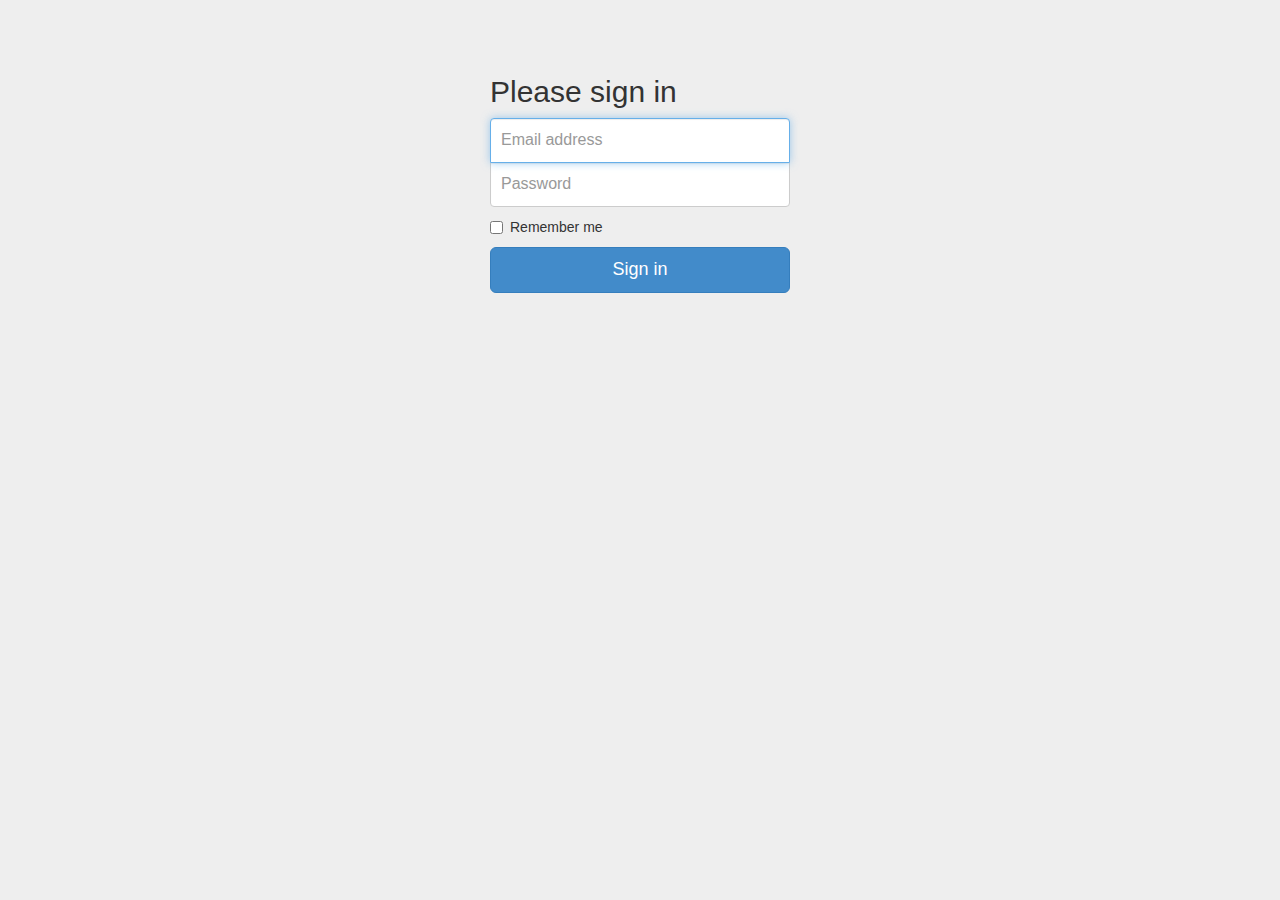
<file: lab4/bootstrap-3.0.0/examples/signin/index.html>
<!DOCTYPE html>
<html lang="en">
  <head>
    <meta charset="utf-8">
    <meta name="viewport" content="width=device-width, initial-scale=1.0">
    <meta name="description" content="">
    <meta name="author" content="">
    <link rel="shortcut icon" href="../../assets/ico/favicon.png">

    <title>Signin Template for Bootstrap</title>

    <!-- Bootstrap core CSS -->
    <link href="../../dist/css/bootstrap.css" rel="stylesheet">

    <!-- Custom styles for this template -->
    <link href="signin.css" rel="stylesheet">

    <!-- HTML5 shim and Respond.js IE8 support of HTML5 elements and media queries -->
    <!--[if lt IE 9]>
      <script src="../../assets/js/html5shiv.js"></script>
      <script src="../../assets/js/respond.min.js"></script>
    <![endif]-->
  </head>

  <body>

    <div class="container">

      <form class="form-signin">
        <h2 class="form-signin-heading">Please sign in</h2>
        <input type="text" class="form-control" placeholder="Email address" autofocus>
        <input type="password" class="form-control" placeholder="Password">
        <label class="checkbox">
          <input type="checkbox" value="remember-me"> Remember me
        </label>
        <button class="btn btn-lg btn-primary btn-block" type="submit">Sign in</button>
      </form>

    </div> <!-- /container -->


    <!-- Bootstrap core JavaScript
    ================================================== -->
    <!-- Placed at the end of the document so the pages load faster -->
  </body>
</html>
</file>
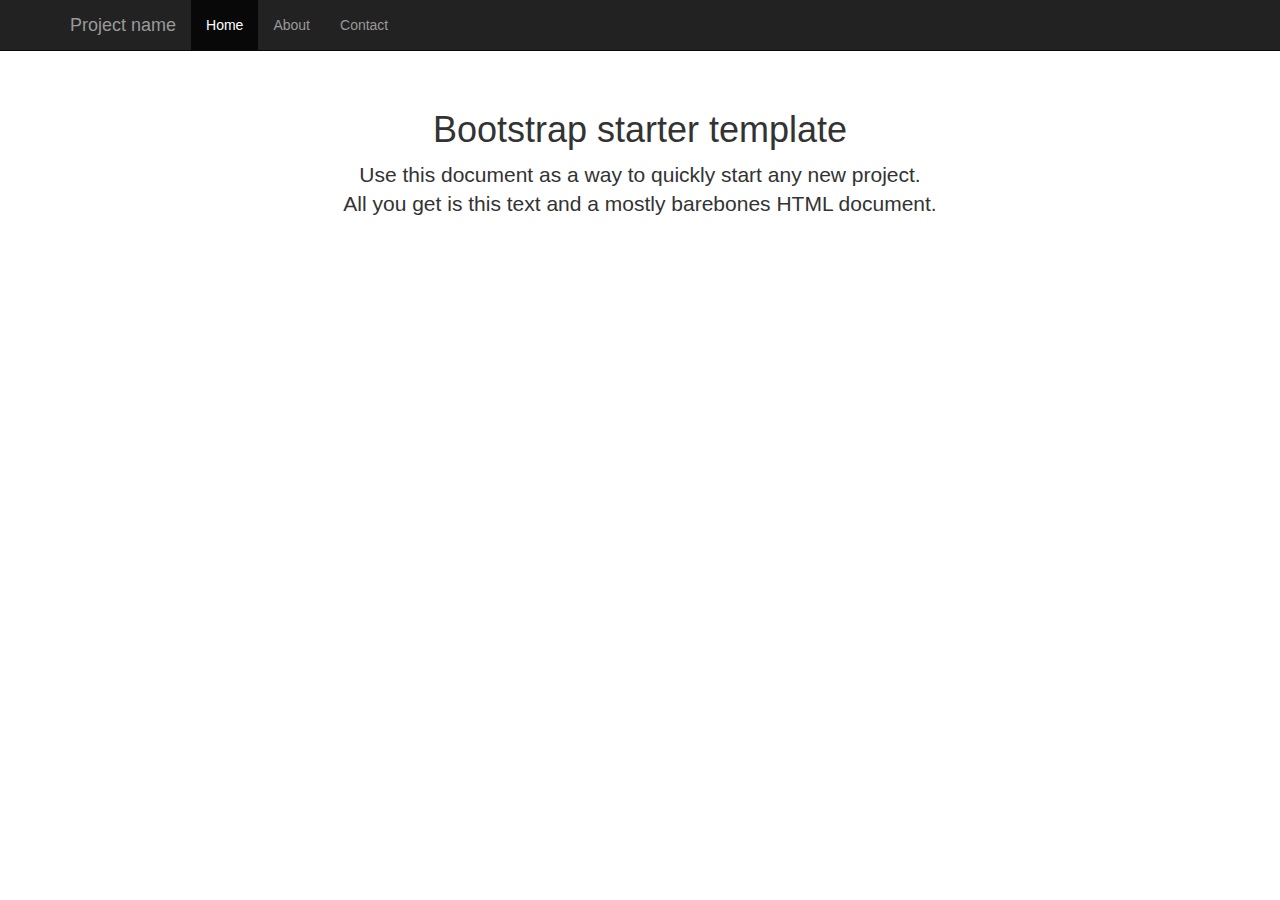
<file: lab4/bootstrap-3.0.0/examples/starter-template/index.html>
<!DOCTYPE html>
<html lang="en">
  <head>
    <meta charset="utf-8">
    <meta name="viewport" content="width=device-width, initial-scale=1.0">
    <meta name="description" content="">
    <meta name="author" content="">
    <link rel="shortcut icon" href="../../assets/ico/favicon.png">

    <title>Starter Template for Bootstrap</title>

    <!-- Bootstrap core CSS -->
    <link href="../../dist/css/bootstrap.css" rel="stylesheet">

    <!-- Custom styles for this template -->
    <link href="starter-template.css" rel="stylesheet">

    <!-- HTML5 shim and Respond.js IE8 support of HTML5 elements and media queries -->
    <!--[if lt IE 9]>
      <script src="../../assets/js/html5shiv.js"></script>
      <script src="../../assets/js/respond.min.js"></script>
    <![endif]-->
  </head>

  <body>

    <div class="navbar navbar-inverse navbar-fixed-top">
      <div class="container">
        <div class="navbar-header">
          <button type="button" class="navbar-toggle" data-toggle="collapse" data-target=".navbar-collapse">
            <span class="icon-bar"></span>
            <span class="icon-bar"></span>
            <span class="icon-bar"></span>
          </button>
          <a class="navbar-brand" href="#">Project name</a>
        </div>
        <div class="collapse navbar-collapse">
          <ul class="nav navbar-nav">
            <li class="active"><a href="#">Home</a></li>
            <li><a href="#about">About</a></li>
            <li><a href="#contact">Contact</a></li>
          </ul>
        </div><!--/.nav-collapse -->
      </div>
    </div>

    <div class="container">

      <div class="starter-template">
        <h1>Bootstrap starter template</h1>
        <p class="lead">Use this document as a way to quickly start any new project.<br> All you get is this text and a mostly barebones HTML document.</p>
      </div>

    </div><!-- /.container -->


    <!-- Bootstrap core JavaScript
    ================================================== -->
    <!-- Placed at the end of the document so the pages load faster -->
    <script src="../../assets/js/jquery.js"></script>
    <script src="../../dist/js/bootstrap.min.js"></script>
  </body>
</html>
</file>
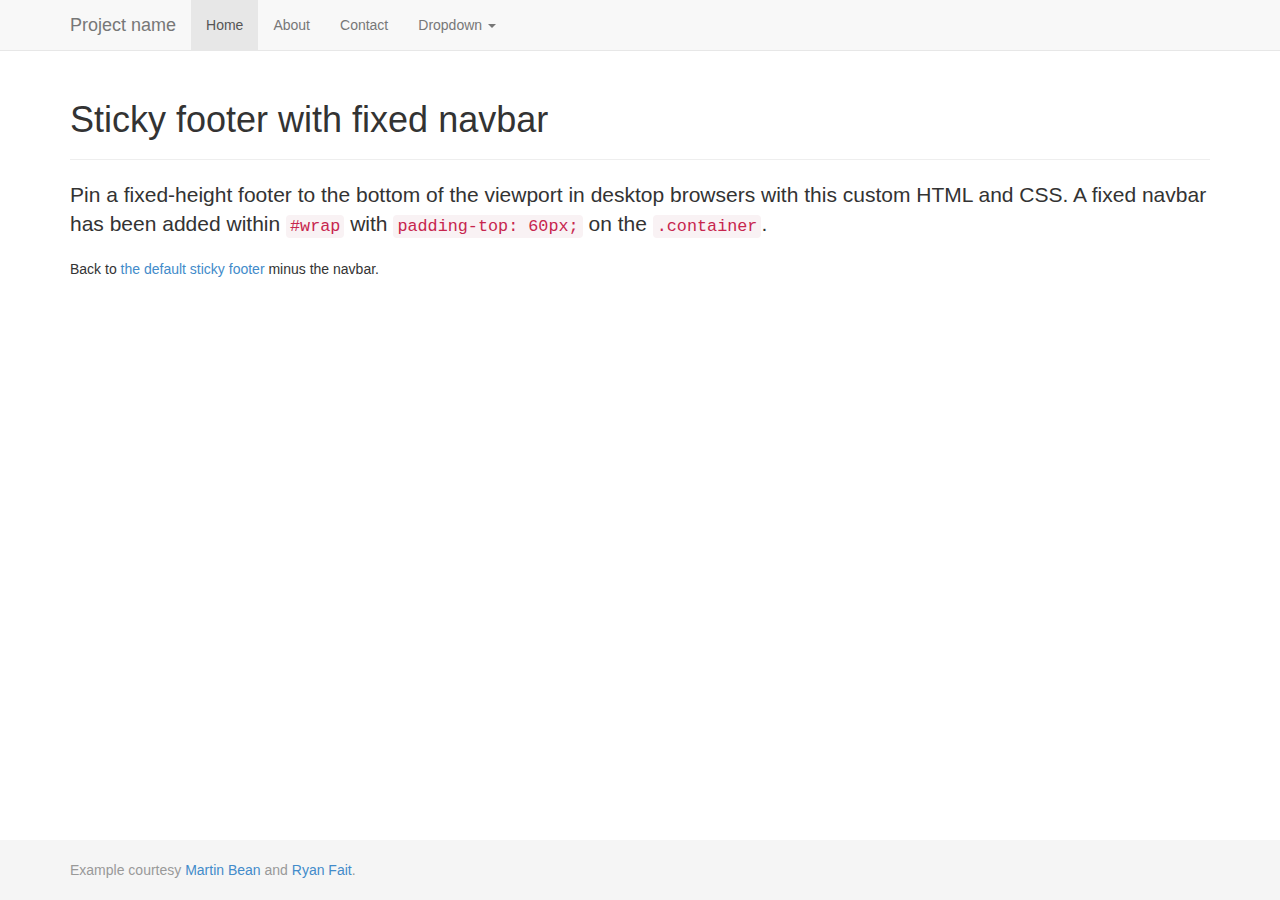
<file: lab4/bootstrap-3.0.0/examples/sticky-footer-navbar/index.html>
<!DOCTYPE html>
<html lang="en">
  <head>
    <meta charset="utf-8">
    <meta name="viewport" content="width=device-width, initial-scale=1.0">
    <meta name="description" content="">
    <meta name="author" content="">
    <link rel="shortcut icon" href="../../assets/ico/favicon.png">

    <title>Sticky Footer Navbar Template for Bootstrap</title>

    <!-- Bootstrap core CSS -->
    <link href="../../dist/css/bootstrap.css" rel="stylesheet">

    <!-- Custom styles for this template -->
    <link href="sticky-footer-navbar.css" rel="stylesheet">

    <!-- HTML5 shim and Respond.js IE8 support of HTML5 elements and media queries -->
    <!--[if lt IE 9]>
      <script src="../../assets/js/html5shiv.js"></script>
      <script src="../../assets/js/respond.min.js"></script>
    <![endif]-->
  </head>

  <body>

    <!-- Wrap all page content here -->
    <div id="wrap">

      <!-- Fixed navbar -->
      <div class="navbar navbar-default navbar-fixed-top">
        <div class="container">
          <div class="navbar-header">
            <button type="button" class="navbar-toggle" data-toggle="collapse" data-target=".navbar-collapse">
              <span class="icon-bar"></span>
              <span class="icon-bar"></span>
              <span class="icon-bar"></span>
            </button>
            <a class="navbar-brand" href="#">Project name</a>
          </div>
          <div class="collapse navbar-collapse">
            <ul class="nav navbar-nav">
              <li class="active"><a href="#">Home</a></li>
              <li><a href="#about">About</a></li>
              <li><a href="#contact">Contact</a></li>
              <li class="dropdown">
                <a href="#" class="dropdown-toggle" data-toggle="dropdown">Dropdown <b class="caret"></b></a>
                <ul class="dropdown-menu">
                  <li><a href="#">Action</a></li>
                  <li><a href="#">Another action</a></li>
                  <li><a href="#">Something else here</a></li>
                  <li class="divider"></li>
                  <li class="dropdown-header">Nav header</li>
                  <li><a href="#">Separated link</a></li>
                  <li><a href="#">One more separated link</a></li>
                </ul>
              </li>
            </ul>
          </div><!--/.nav-collapse -->
        </div>
      </div>

      <!-- Begin page content -->
      <div class="container">
        <div class="page-header">
          <h1>Sticky footer with fixed navbar</h1>
        </div>
        <p class="lead">Pin a fixed-height footer to the bottom of the viewport in desktop browsers with this custom HTML and CSS. A fixed navbar has been added within <code>#wrap</code> with <code>padding-top: 60px;</code> on the <code>.container</code>.</p>
        <p>Back to <a href="../sticky-footer">the default sticky footer</a> minus the navbar.</p>
      </div>
    </div>

    <div id="footer">
      <div class="container">
        <p class="text-muted credit">Example courtesy <a href="http://martinbean.co.uk">Martin Bean</a> and <a href="http://ryanfait.com/sticky-footer/">Ryan Fait</a>.</p>
      </div>
    </div>


    <!-- Bootstrap core JavaScript
    ================================================== -->
    <!-- Placed at the end of the document so the pages load faster -->
    <script src="../../assets/js/jquery.js"></script>
    <script src="../../dist/js/bootstrap.min.js"></script>
  </body>
</html>
</file>
<file: css/index.css>
body {
    display: block;
    margin: 8px;
}

body {
    line-height: normal;
}

p {
    display: block;
    -webkit-margin-before: 1em;
    -webkit-margin-after: 1em;
    -webkit-margin-start: 0;
    -webkit-margin-end: 0;
}

address, article, aside, div, footer, header, hgroup, layer, main, nav, section {
    display: block;
}

blockquote {
    display: block;
    -webkit-margin-before: 1em;
    -webkit-margin-after: 1em;
    -webkit-margin-start: 40px;
    -webkit-margin-end: 40px;
}

h2 {
    display: block;
    font-size: 1.5em;
    -webkit-margin-before: 0.83em;
    -webkit-margin-after: 0.83em;
    -webkit-margin-start: 0;
    -webkit-margin-end: 0;
    font-weight: bold;
}

h3 {
    display: block;
    font-size: 1.17em;
    -webkit-margin-before: 1em;
    -webkit-margin-after: 1em;
    -webkit-margin-start: 0;
    -webkit-margin-end: 0;
    font-weight: bold;
}

ul {
    display: block;
    list-style-type: disc;
    -webkit-margin-before: 1em;
    -webkit-margin-after: 1em;
    -webkit-margin-start: 0;
    -webkit-margin-end: 0;
    -webkit-padding-start: 40px;
}

body {
    font-family: Arial, Helvetica, sans-serif;
    margin: 0;
    background-color: #1b2838;
    color: #acb2b8
}

header {
    color: #b8b6b4;
    height: 10%;
    background-color: #171a21;
    display: flex;
    text-align: center;
}

nav {
    margin: auto 3em;
}

li {
    display: inline-block;
}

nav li {
    padding: 0 1em;
}

a {
    color: #b8b6b4;
    text-decoration:none;
}

a:hover{
    color: #87bff2;
}

nav li a {
    color: #b8b6b4;
}

aside {
    float:right;
    margin: 1% 5%;
    width: 30%;
    background-color: #171a21;
}

aside a {
    color: white;
}

aside img, aside ul {
    padding: 0;
    width: 100%;
}

aside li {
    display: block;
    text-align: center;
    padding: 0.2em 0;
}

.title, h2 {
    color: #ebebeb;
}

.title {
    margin: 1em 5%;
    display: inline;
    display: flex;
    text-align: center;
}

.title img {
    border: #b8b6b4 solid 2px;
}

.title div {
    display: inline;
    padding-left: 1em;
    margin: auto 0;
    font-size: x-large;
    font-weight: bold;
}

.title span {
    font-weight: normal;
    font-size: small;
}

.title .symbol {
    color: #b8b6b4;
    font-size: large;
}

section {
    margin: 0 5%;
}

section blockquote {
    margin: 0;
    width: 60%;
    font-size: small;
    background-color: #171a21;
    padding: 0.7em;
    color: #b8b6b4;
    border-top: 1px solid rgba(85, 125, 171, 0.6)
}

p small {
    margin: 0;
    padding: 0;
    color: #b8b6b4;
}

hr {
    width: 90%;
    margin: 0 5%;
    border-width:0;
    height: 1px;
    color:rgba(85, 125, 171, 0.6);
    background-color:rgba(85, 125, 171, 0.6);
}

.value ul {
    display: inline-block;
}

.value {
    color: #b8b6b4;
    font-size: small;
}

.value li {
    padding: 0.2em 0.6em;
    background-color: rgba(85, 125, 171, 0.6);
    border-radius: 3px;
}

h3 {
    color: #ebebeb;
}

h4 {
    font-weight: normal;
    color: #ebebeb;
    margin: 0;
}

h4 small {
    color: #56707f;
}

.comment li {
    display: block;
    margin: 1.5em 0;
}

.active {
    color:#87bff2;
}
</file>
<file: lab4/bootstrap-3.0.0/examples/grid/grid.css>
.container {
  padding-left: 15px;
  padding-right: 15px;
}

h4 {
  margin-top: 25px;
}
.row {
  margin-bottom: 20px;
}
.row .row {
  margin-top: 10px;
  margin-bottom: 0;
}
[class*="col-"] {
  padding-top: 15px;
  padding-bottom: 15px;
  background-color: #eee;
  border: 1px solid #ddd;
  background-color: rgba(86,61,124,.15);
  border: 1px solid rgba(86,61,124,.2);
}

hr {
  margin-top: 40px;
  margin-bottom: 40px;
}
</file>
<file: lab4/bootstrap-3.0.0/examples/jumbotron-narrow/jumbotron-narrow.css>
/* Space out content a bit */
body {
  padding-top: 20px;
  padding-bottom: 20px;
}

/* Everything but the jumbotron gets side spacing for mobile first views */
.header,
.marketing,
.footer {
  padding-left: 15px;
  padding-right: 15px;
}

/* Custom page header */
.header {
  border-bottom: 1px solid #e5e5e5;
}
/* Make the masthead heading the same height as the navigation */
.header h3 {
  margin-top: 0;
  margin-bottom: 0;
  line-height: 40px;
  padding-bottom: 19px;
}

/* Custom page footer */
.footer {
  padding-top: 19px;
  color: #777;
  border-top: 1px solid #e5e5e5;
}

/* Customize container */
@media (min-width: 768px) {
  .container {
    max-width: 730px;
  }
}
.container-narrow > hr {
  margin: 30px 0;
}

/* Main marketing message and sign up button */
.jumbotron {
  text-align: center;
  border-bottom: 1px solid #e5e5e5;
}
.jumbotron .btn {
  font-size: 21px;
  padding: 14px 24px;
}

/* Supporting marketing content */
.marketing {
  margin: 40px 0;
}
.marketing p + h4 {
  margin-top: 28px;
}

/* Responsive: Portrait tablets and up */
@media screen and (min-width: 768px) {
  /* Remove the padding we set earlier */
  .header,
  .marketing,
  .footer {
    padding-left: 0;
    padding-right: 0;
  }
  /* Space out the masthead */
  .header {
    margin-bottom: 30px;
  }
  /* Remove the bottom border on the jumbotron for visual effect */
  .jumbotron {
    border-bottom: 0;
  }
}
</file>
<file: lab4/bootstrap-3.0.0/examples/jumbotron/jumbotron.css>
/* Move down content because we have a fixed navbar that is 50px tall */
body {
  padding-top: 50px;
  padding-bottom: 20px;
}
</file>
<file: lab4/bootstrap-3.0.0/examples/justified-nav/justified-nav.css>
body {
  padding-top: 20px;
}

.footer {
  border-top: 1px solid #eee;
  margin-top: 40px;
  padding-top: 40px;
  padding-bottom: 40px;
}

/* Main marketing message and sign up button */
.jumbotron {
  text-align: center;
  background-color: transparent;
}
.jumbotron .btn {
  font-size: 21px;
  padding: 14px 24px;
}

/* Customize the nav-justified links to be fill the entire space of the .navbar */

.nav-justified {
  background-color: #eee;
  border-radius: 5px;
  border: 1px solid #ccc;
}
.nav-justified > li > a {
  padding-top: 15px;
  padding-bottom: 15px;
  color: #777;
  font-weight: bold;
  text-align: center;
  border-bottom: 1px solid #d5d5d5;
  background-color: #e5e5e5; /* Old browsers */
  background-repeat: repeat-x; /* Repeat the gradient */
  background-image: -moz-linear-gradient(top, #f5f5f5 0%, #e5e5e5 100%); /* FF3.6+ */
  background-image: -webkit-gradient(linear, left top, left bottom, color-stop(0%,#f5f5f5), color-stop(100%,#e5e5e5)); /* Chrome,Safari4+ */
  background-image: -webkit-linear-gradient(top, #f5f5f5 0%,#e5e5e5 100%); /* Chrome 10+,Safari 5.1+ */
  background-image: -ms-linear-gradient(top, #f5f5f5 0%,#e5e5e5 100%); /* IE10+ */
  background-image: -o-linear-gradient(top, #f5f5f5 0%,#e5e5e5 100%); /* Opera 11.10+ */
  filter: progid:DXImageTransform.Microsoft.gradient( startColorstr='#f5f5f5', endColorstr='#e5e5e5',GradientType=0 ); /* IE6-9 */
  background-image: linear-gradient(top, #f5f5f5 0%,#e5e5e5 100%); /* W3C */
}
.nav-justified > .active > a,
.nav-justified > .active > a:hover,
.nav-justified > .active > a:focus {
  background-color: #ddd;
  background-image: none;
  box-shadow: inset 0 3px 7px rgba(0,0,0,.15);
}
.nav-justified > li:first-child > a {
  border-radius: 5px 5px 0 0;
}
.nav-justified > li:last-child > a {
  border-bottom: 0;
  border-radius: 0 0 5px 5px;
}

@media (min-width: 768px) {
  .nav-justified {
    max-height: 52px;
  }
  .nav-justified > li > a {
    border-left: 1px solid #fff;
    border-right: 1px solid #d5d5d5;
  }
  .nav-justified > li:first-child > a {
    border-left: 0;
    border-radius: 5px 0 0 5px;
  }
  .nav-justified > li:last-child > a {
    border-radius: 0 5px 5px 0;
    border-right: 0;
  }
}

/* Responsive: Portrait tablets and up */
@media screen and (min-width: 768px) {
  /* Remove the padding we set earlier */
  .masthead,
  .marketing,
  .footer {
    padding-left: 0;
    padding-right: 0;
  }
}
</file>
<file: lab4/bootstrap-3.0.0/examples/navbar-fixed-top/navbar-fixed-top.css>
body {
  min-height: 2000px;
  padding-top: 70px;
}
</file>
<file: lab4/bootstrap-3.0.0/examples/navbar-static-top/navbar-static-top.css>
body {
  min-height: 2000px;
}

.navbar-static-top {
  margin-bottom: 19px;
}
</file>
<file: lab4/bootstrap-3.0.0/examples/navbar/navbar.css>
body {
padding: 30px;
}

.navbar {
margin-bottom: 30px;
}
</file>
<file: lab4/bootstrap-3.0.0/examples/non-responsive/non-responsive.css>
/* Template-specific stuff
 *
 * Customizations just for the template—these are not necessary for anything
 * with disabling the responsiveness.
 */

/* Account for fixed navbar */
body {
  padding-top: 70px;
  padding-bottom: 30px;
}

/* Finesse the page header spacing */
.page-header {
  margin-bottom: 30px;
}
.page-header .lead {
  margin-bottom: 10px;
}


/* Non-responsive overrides
 *
 * Utilitze the following CSS to disable the responsive-ness of the container,
 * grid system, and navbar.
 */

/* Reset the container */
.container {
  max-width: none !important;
  width: 970px;
}

/* Demonstrate the grids */
.col-xs-4 {
  padding-top: 15px;
  padding-bottom: 15px;
  background-color: #eee;
  border: 1px solid #ddd;
  background-color: rgba(86,61,124,.15);
  border: 1px solid rgba(86,61,124,.2);
}

.container .navbar-header,
.container .navbar-collapse {
  margin-right: 0;
  margin-left: 0;
}

/* Always float the navbar header */
.navbar-header {
  float: left;
}

/* Undo the collapsing navbar */
.navbar-collapse {
  display: block !important;
  height: auto !important;
  padding-bottom: 0;
  overflow: visible !important;
}

.navbar-toggle {
  display: none;
}

.navbar-brand {
  margin-left: -15px;
}

/* Always apply the floated nav */
.navbar-nav {
  float: left;
  margin: 0;
}
.navbar-nav > li {
  float: left;
}
.navbar-nav > li > a {
  padding: 15px;
}

/* Redeclare since we override the float above */
.navbar-nav.navbar-right {
  float: right;
}

/* Undo custom dropdowns */
.navbar .open .dropdown-menu {
  position: absolute;
  float: left;
  background-color: #fff;
  border: 1px solid #cccccc;
  border: 1px solid rgba(0, 0, 0, 0.15);
  border-width: 0 1px 1px;
  border-radius: 0 0 4px 4px;
  -webkit-box-shadow: 0 6px 12px rgba(0, 0, 0, 0.175);
          box-shadow: 0 6px 12px rgba(0, 0, 0, 0.175);
}
.navbar .open .dropdown-menu > li > a {
  color: #333;
}
.navbar .open .dropdown-menu > li > a:hover,
.navbar .open .dropdown-menu > li > a:focus,
.navbar .open .dropdown-menu > .active > a,
.navbar .open .dropdown-menu > .active > a:hover,
.navbar .open .dropdown-menu > .active > a:focus {
  color: #fff !important;
  background-color: #428bca !important;
}
.navbar .open .dropdown-menu > .disabled > a,
.navbar .open .dropdown-menu > .disabled > a:hover,
.navbar .open .dropdown-menu > .disabled > a:focus {
  color: #999 !important;
  background-color: transparent !important;
}
</file>
<file: lab4/bootstrap-3.0.0/examples/offcanvas/offcanvas.css>
/*
 * Style twaks
 * --------------------------------------------------
 */
body {
  padding-top: 70px;
}
footer {
  padding-left: 15px;
  padding-right: 15px;
}

/*
 * Off Canvas
 * --------------------------------------------------
 */
@media screen and (max-width: 768px) {
  .row-offcanvas {
    position: relative;
    -webkit-transition: all 0.25s ease-out;
    -moz-transition: all 0.25s ease-out;
    transition: all 0.25s ease-out;
  }

  .row-offcanvas-right
  .sidebar-offcanvas {
    right: -50%; /* 6 columns */
  }

  .row-offcanvas-left
  .sidebar-offcanvas {
    left: -50%; /* 6 columns */
  }

  .row-offcanvas-right.active {
    right: 50%; /* 6 columns */
  }

  .row-offcanvas-left.active {
    left: 50%; /* 6 columns */
  }

  .sidebar-offcanvas {
    position: absolute;
    top: 0;
    width: 50%; /* 6 columns */
  }
}
</file>
<file: lab4/bootstrap-3.0.0/examples/signin/signin.css>
body {
  padding-top: 40px;
  padding-bottom: 40px;
  background-color: #eee;
}

.form-signin {
  max-width: 330px;
  padding: 15px;
  margin: 0 auto;
}
.form-signin .form-signin-heading,
.form-signin .checkbox {
  margin-bottom: 10px;
}
.form-signin .checkbox {
  font-weight: normal;
}
.form-signin .form-control {
  position: relative;
  font-size: 16px;
  height: auto;
  padding: 10px;
  -webkit-box-sizing: border-box;
     -moz-box-sizing: border-box;
          box-sizing: border-box;
}
.form-signin .form-control:focus {
  z-index: 2;
}
.form-signin input[type="text"] {
  margin-bottom: -1px;
  border-bottom-left-radius: 0;
  border-bottom-right-radius: 0;
}
.form-signin input[type="password"] {
  margin-bottom: 10px;
  border-top-left-radius: 0;
  border-top-right-radius: 0;
}
</file>
<file: lab4/bootstrap-3.0.0/examples/starter-template/starter-template.css>
body {
  padding-top: 50px;
}
.starter-template {
  padding: 40px 15px;
  text-align: center;
}
</file>
<file: lab4/bootstrap-3.0.0/examples/sticky-footer-navbar/sticky-footer-navbar.css>
/* Sticky footer styles
-------------------------------------------------- */

html,
body {
  height: 100%;
  /* The html and body elements cannot have any padding or margin. */
}

/* Wrapper for page content to push down footer */
#wrap {
  min-height: 100%;
  height: auto !important;
  height: 100%;
  /* Negative indent footer by its height */
  margin: 0 auto -60px;
  /* Pad bottom by footer height */
  padding: 0 0 60px;
}

/* Set the fixed height of the footer here */
#footer {
  height: 60px;
  background-color: #f5f5f5;
}


/* Custom page CSS
-------------------------------------------------- */
/* Not required for template or sticky footer method. */

#wrap > .container {
  padding: 60px 15px 0;
}
.container .credit {
  margin: 20px 0;
}

#footer > .container {
  padding-left: 15px;
  padding-right: 15px;
}

code {
  font-size: 80%;
}
</file>
